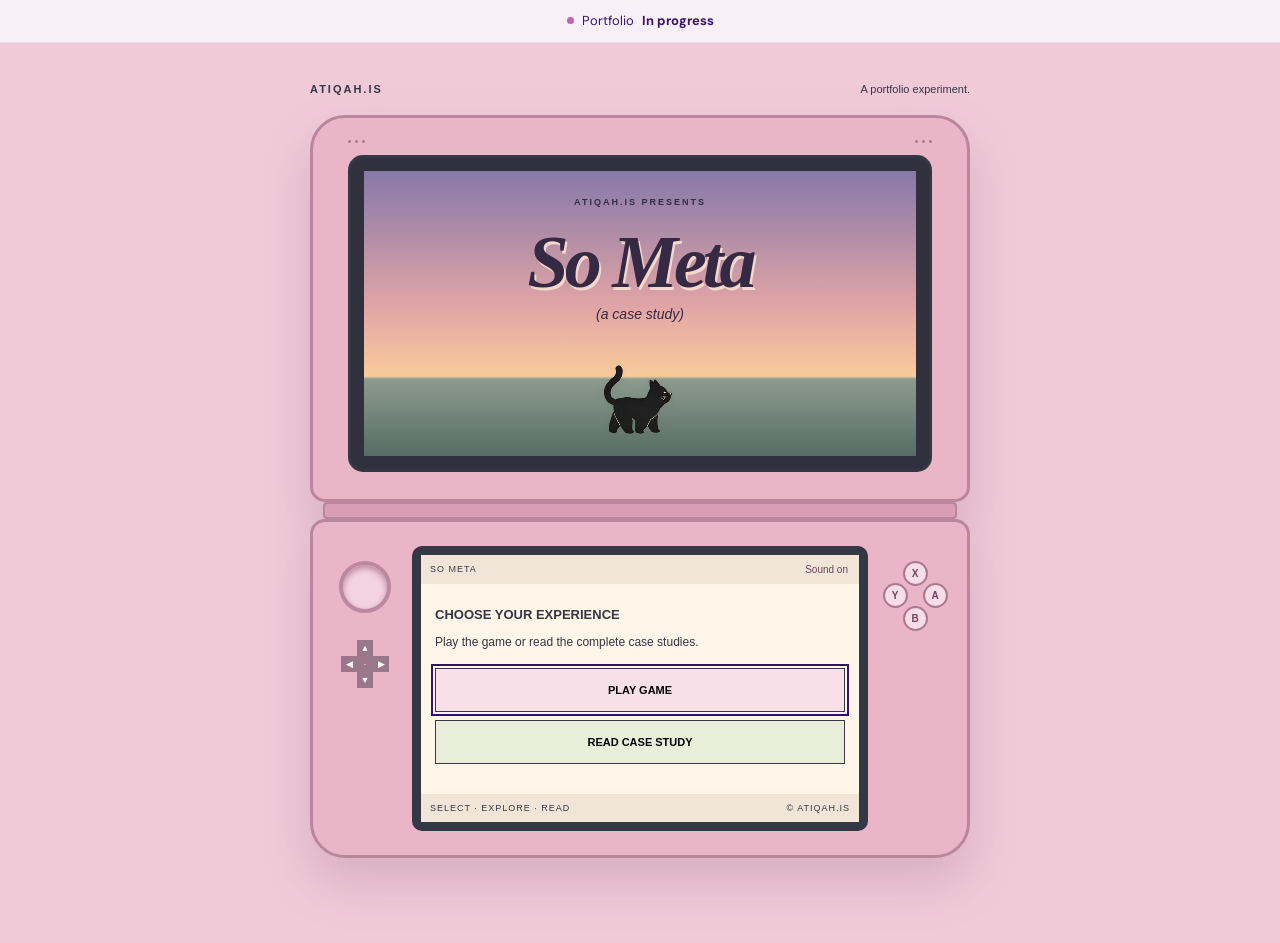
<file: index.html>
<!DOCTYPE html>
<html lang="en">
<head>
  <meta charset="UTF-8">
  <meta name="viewport" content="width=device-width, initial-scale=1">
  <meta http-equiv="refresh" content="0; url=./so-meta/">
  <title>So Meta — Atiqah.is</title>
  <link rel="canonical" href="https://atqahzn-lang.github.io/on/so-meta/">
  <script>window.location.replace(new URL('./so-meta/', window.location.href).href);</script>
</head>
<body>
  <p><a href="./so-meta/">Open So Meta</a></p>
</body>
</html>
</file>
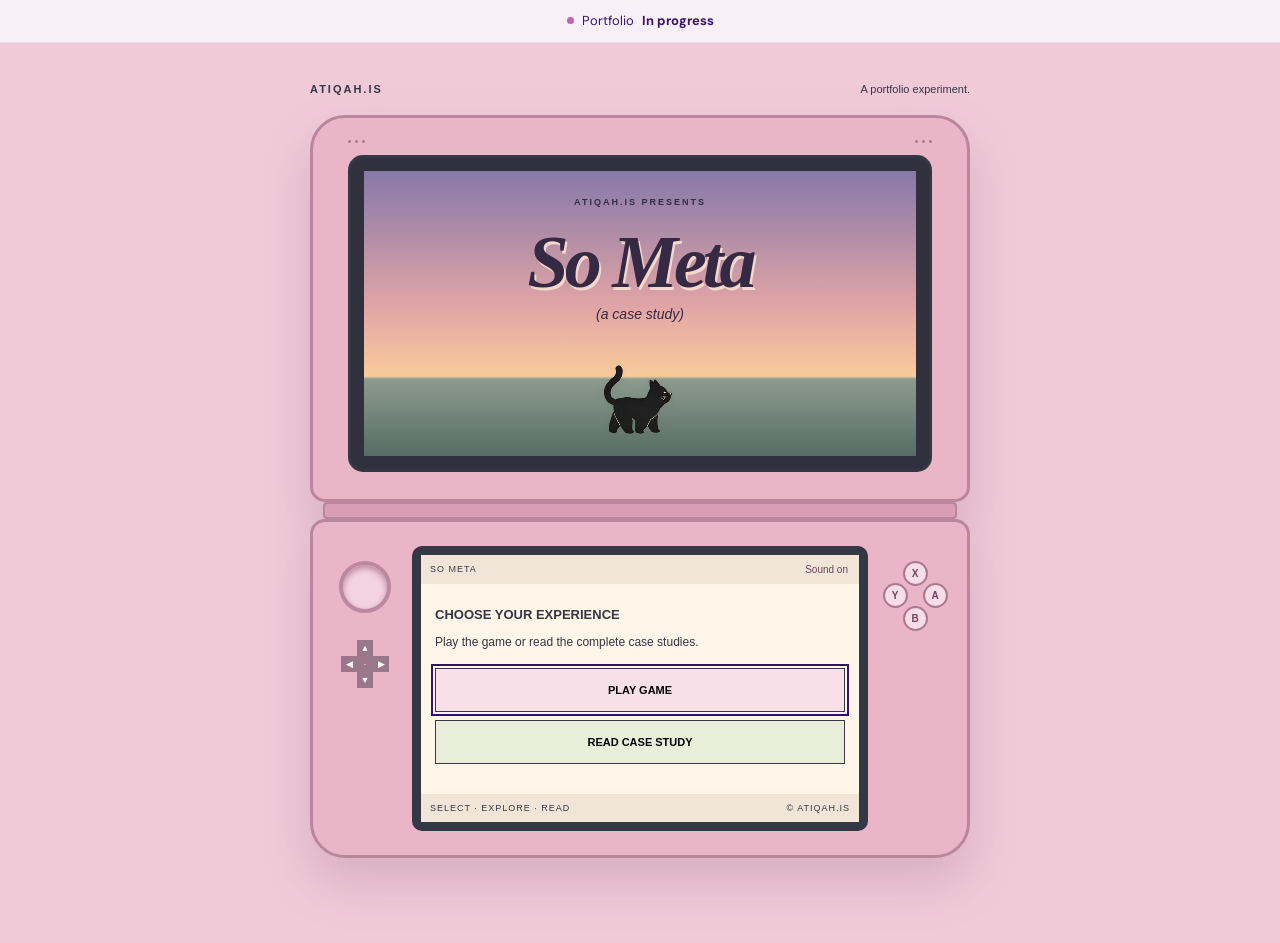
<file: so-meta/index.html>
<!DOCTYPE html>
<html lang="en">
<head>
<meta charset="UTF-8">
<meta name="viewport" content="width=device-width, initial-scale=1.0">
<title>So Meta (a case study) — Atiqah.is</title>
<meta name="portfolio-build" content="ecommerce-economics-20261029">

<link rel="stylesheet" href="./styles.css?v=ecommerce-economics-20261029">
<link rel="stylesheet" href="./report.css?v=ecommerce-economics-20261029">
<link rel="stylesheet" href="./case-02.css?v=ecommerce-economics-20261029">
<link rel="stylesheet" href="./case-03.css?v=ecommerce-economics-20261029">
<link rel="stylesheet" href="./case-04.css?v=ecommerce-economics-20261029">
<link rel="stylesheet" href="./responsive.css?v=ecommerce-economics-20261029">
<link rel="stylesheet" href="./catch-game.css?v=ecommerce-economics-20261029">
<link href="https://fonts.googleapis.com/css2?family=DM+Sans:wght@400;500;600;700;800&display=swap" rel="stylesheet">
<link rel="stylesheet" href="../site-notice.css?v=ecommerce-economics-20261029">
</head>

<body>

<aside class="portfolio-notice" aria-label="Portfolio status">
  <span class="portfolio-notice-dot" aria-hidden="true"></span>
  <span>Portfolio <strong>In progress</strong></span>
</aside>

<!-- ==========================================================
     13 — NINTENDO HTML
========================================================== -->

<main class="portfolio-page">

  <div class="page-caption">
    <strong>ATIQAH.IS</strong>
    <span>A portfolio experiment.</span>
  </div>

  <div class="game-layout">
  <div class="console">

    <div class="console-top">

      <div class="top-speakers">
        <div class="speaker"><i></i><i></i><i></i></div>
        <div class="speaker"><i></i><i></i><i></i></div>
      </div>

      <div class="top-screen-frame">
        <div class="top-screen">

          <div id="title-screen" class="screen-state title-screen">
            <div class="title-eyebrow">ATIQAH.IS PRESENTS</div>
            <h1 class="game-title">So Meta</h1>
            <div class="title-subtitle">(a case study)</div>
            <div class="cat-sprite title-cat" aria-hidden="true"></div>
          </div>
          <section id="console-group-menu" class="screen-state case-menu" aria-label="Choose a portfolio group" hidden>
            <h2>EXPLORE THE WORK</h2>
            <p>Use the D-pad or tap a group.</p>
            <button id="campaign-results" class="case-menu-item group-choice" type="button"><span><strong>Campaign Results</strong><small>Four campaign case studies</small></span></button>
            <button id="strategy-systems" class="case-menu-item group-choice" type="button"><span><strong>Strategy &amp; Systems</strong><small>In progress</small></span></button>
          </section>
          <section id="console-strategy" class="screen-state case-menu" aria-label="Strategy and systems" hidden>
            <h2>STRATEGY &amp; SYSTEMS</h2>
            <p class="strategy-status">In progress</p>
            <ul class="strategy-topics"><li>Meta ad-review rubric</li><li>Budget allocation framework</li><li>Creative testing and replacement process</li></ul>
            <button id="strategy-back" class="group-back" type="button">← Back to groups</button>
          </section>
          <section id="console-case-menu" class="screen-state case-menu" aria-label="Choose a case study" hidden>
            <h2>CAMPAIGN RESULTS</h2>
            <p>Use the D-pad or arrow keys, then A / Enter to read.</p>
            <button id="cases-back" class="group-back" type="button">← Back to groups</button>
            <div id="console-case-list"></div>
          </section>
          <div id="game-notice" class="screen-state game-notice" role="status" aria-live="polite" hidden>
            <strong>In progress</strong>
            <span>Returning to menu…</span>
          </div>

        </div>
      </div>
    </div>

    <div class="console-hinge"></div>

    <div class="console-bottom">

      <div class="left-controls">
        <div class="circle-pad"></div>
        <div class="dpad">
          <button class="up" aria-label="Up">▲</button>
          <button class="left" aria-label="Left">◀</button>
          <button class="center" aria-label="Center">·</button>
          <button class="right" aria-label="Right">▶</button>
          <button class="down" aria-label="Down">▼</button>
        </div>
      </div>

      <div class="touchscreen-frame">
        <div class="touchscreen">

          <div class="touchscreen-header">
            <span>SO META</span>
            <button id="console-sound" type="button" aria-pressed="true" title="Toggle console sound (M)">Sound on</button>
          </div>

          <div class="touchscreen-body">

            <div class="experience-menu">
              <h2 class="touch-heading">CHOOSE YOUR EXPERIENCE</h2>
              <p class="touch-description">Play the game or read the complete case studies.</p>
              <button id="play-game" type="button" class="touch-button">PLAY GAME</button>
              <button id="read-case-study" type="button" class="touch-button secondary">READ CASE STUDY</button>
            </div>

          </div>

          <div class="touchscreen-footer">
            <span>SELECT · EXPLORE · READ</span>
            <span>© ATIQAH.IS</span>
          </div>

        </div>
      </div>

      <div class="right-controls">
        <div class="abxy">
          <button class="x" aria-label="X">X</button>
          <button class="y" aria-label="Y">Y</button>
          <button class="a" id="button-a"
                  aria-label="A">A</button>
          <button class="b" id="button-b"
                  aria-label="B">B</button>
        </div>
      </div>

    </div>
  </div>

  </div>
</main>

<script src="./cases.js?v=ecommerce-economics-20261029" defer></script>
<script src="./case-04.js?v=ecommerce-economics-20261029" defer></script>
<script src="./case-03.js?v=ecommerce-economics-20261029" defer></script>
<script src="./case-01.js?v=ecommerce-economics-20261029" defer></script>
<script src="./financial-report.js?v=ecommerce-economics-20261029" defer></script>
<script src="./report-template.js?v=ecommerce-economics-20261029" defer></script>
<script src="./console-sound.js?v=ecommerce-economics-20261029" defer></script>
<script src="./app.js?v=ecommerce-economics-20261029" defer></script>
</body>
</html>
</file>
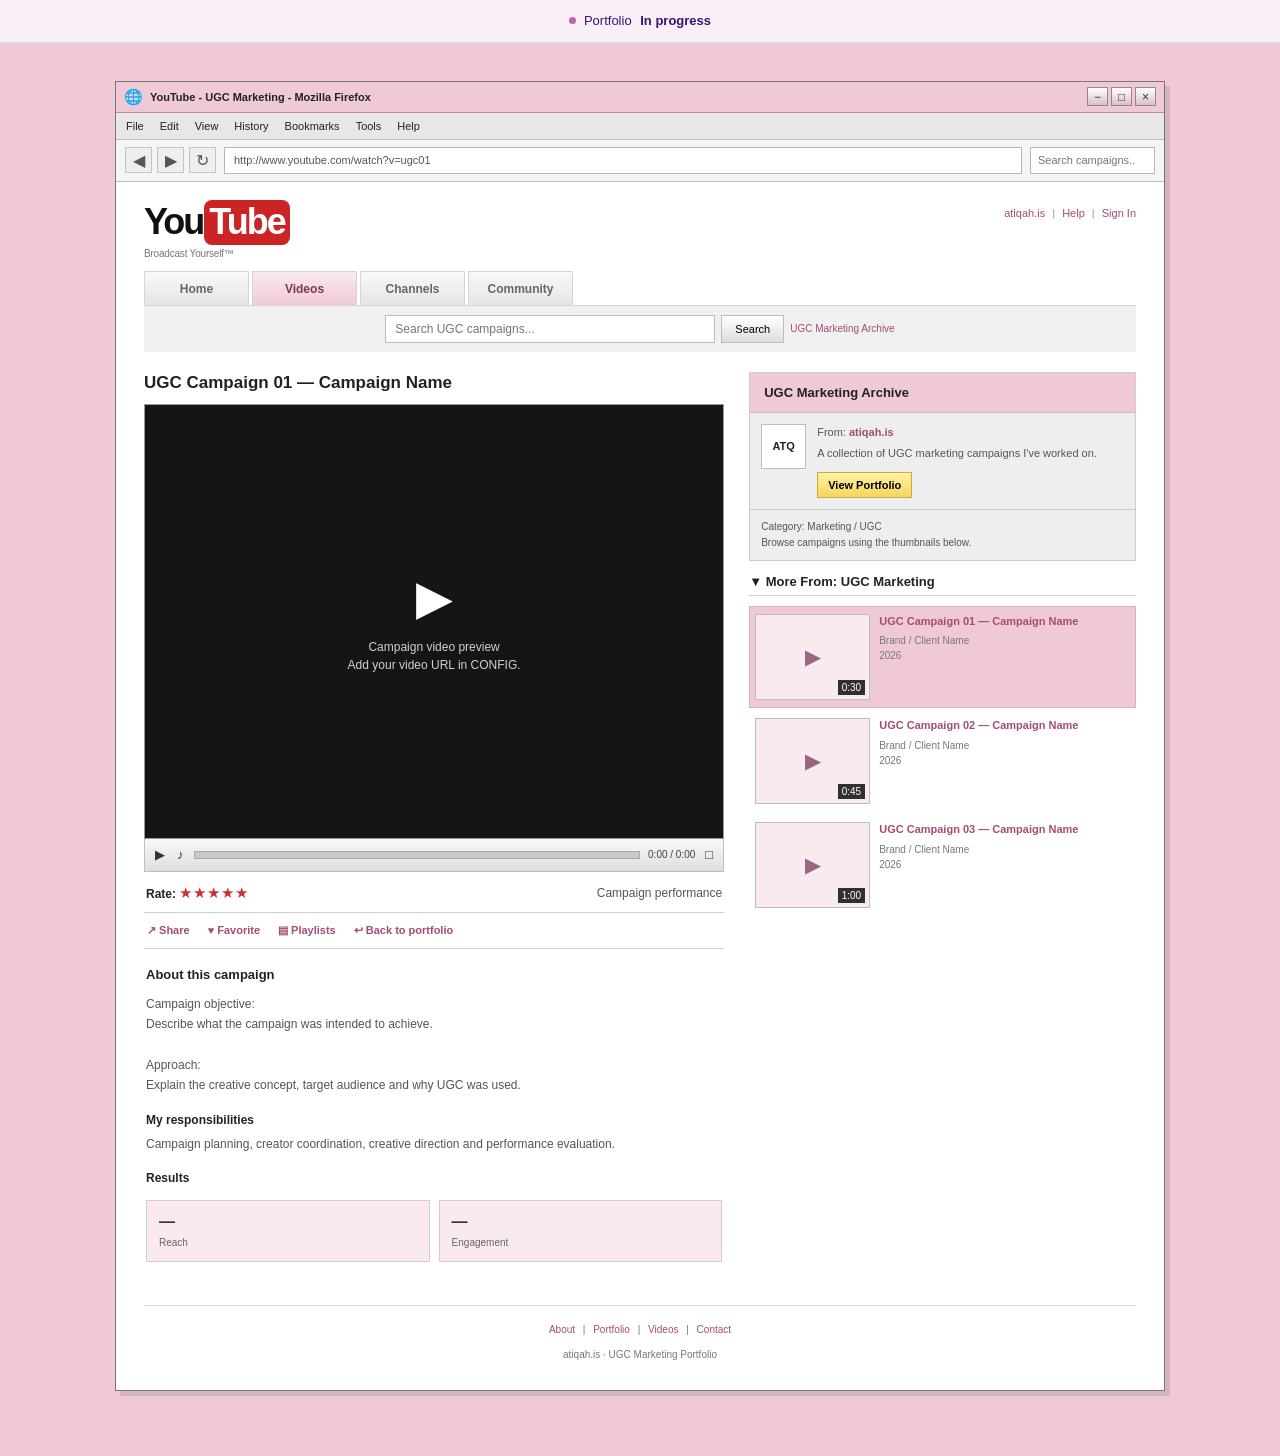
<file: ugc-marketing/index.html>
<!DOCTYPE html>
<html lang="en">
<head>
<meta charset="UTF-8">
<meta name="viewport" content="width=device-width, initial-scale=1.0">

<title>YouTube - UGC Marketing - Mozilla Firefox</title>


<link rel="stylesheet" href="./styles.css">
<link rel="stylesheet" href="./responsive.css">
<link rel="stylesheet" href="../site-notice.css">
</head>

<body>

<aside class="portfolio-notice" aria-label="Portfolio status">
  <span class="portfolio-notice-dot" aria-hidden="true"></span>
  <span>Portfolio <strong>In progress</strong></span>
</aside>

<div class="page">

  <main class="browser">

    <!-- =====================================================
         18. MOZILLA FIREFOX BROWSER
    ====================================================== -->

    <div class="browser-titlebar">

      <div class="browser-title">
        <span class="firefox-icon">🌐</span>
        <span class="browser-title-text">
          YouTube - UGC Marketing - Mozilla Firefox
        </span>
      </div>

      <div class="window-buttons">
        <button class="window-button"
                type="button"
                title="Back to portfolio"
                data-action="portfolio">−</button>

        <button class="window-button"
                type="button"
                title="Fullscreen browser"
                data-action="fullscreen">□</button>

        <button class="window-button"
                type="button"
                title="Back to portfolio"
                data-action="portfolio">×</button>
      </div>

    </div>

    <div class="firefox-menu">
      <span>File</span>
      <span>Edit</span>
      <span>View</span>
      <span>History</span>
      <span>Bookmarks</span>
      <span>Tools</span>
      <span>Help</span>
    </div>

    <div class="browser-toolbar">

      <div class="browser-nav">
        <button type="button"
                title="Previous campaign"
                data-action="previous">◀</button>

        <button type="button"
                title="Next campaign"
                data-action="next">▶</button>

        <button type="button"
                title="Reload current campaign"
                data-action="reload">↻</button>
      </div>

      <div class="address-field">
        <span id="browser-url">
          http://www.youtube.com/watch?v=ugc01
        </span>
      </div>

      <input class="browser-search"
             type="search"
             id="browser-search"
             placeholder="Search campaigns..."
             aria-label="Search campaigns">

    </div>

    <!-- =====================================================
         19. YOUTUBE HEADER
    ====================================================== -->

    <div class="youtube-page">

      <header class="youtube-header">

        <div>
          <div class="youtube-logo" aria-label="YouTube">
            <span>You</span><span class="tube">Tube</span>
          </div>

          <div class="youtube-tagline">
            Broadcast Yourself™
          </div>
        </div>

        <div class="youtube-account">
          <a href="#" data-action="portfolio">atiqah.is</a>
          <span>|</span>
          <a href="#" data-action="portfolio">Help</a>
          <span>|</span>
          <a href="#" data-action="portfolio">Sign In</a>
        </div>

      </header>

      <!-- ===================================================
           20. YOUTUBE NAVIGATION
      ==================================================== -->

      <nav class="youtube-nav" aria-label="YouTube navigation">
        <a href="#" data-action="portfolio">Home</a>
        <a href="#" class="active" data-action="all">Videos</a>
        <a href="#" data-action="all">Channels</a>
        <a href="#" data-action="all">Community</a>
      </nav>

      <!-- ===================================================
           21. SEARCH
      ==================================================== -->

      <form class="youtube-search-row" id="search-form">

        <input
          id="campaign-search"
          type="search"
          placeholder="Search UGC campaigns..."
          aria-label="Search UGC campaigns"
        >

        <button type="submit">Search</button>

        <span class="search-hint">UGC Marketing Archive</span>

      </form>

      <!-- ===================================================
           22. MAIN WATCH PAGE
      ==================================================== -->

      <div class="watch-layout">

        <!-- LEFT: VIDEO & CASE STUDY -->

        <section class="watch-main">

          <h1 class="video-title" id="video-title">
            UGC Marketing — Campaign 01
          </h1>

          <!-- VIDEO PLAYER -->

          <div class="video-player" id="video-player">

            <video
              id="main-video"
              playsinline
              preload="metadata"
              aria-label="Campaign video">
            </video>

            <div class="player-placeholder" id="player-placeholder">
              <span class="play-icon">▶</span>
              <p>
                Campaign video preview
                <br>
                Add your video URL in CONFIG.
              </p>
            </div>

          </div>

          <!-- CUSTOM Y2K PLAYER CONTROLS -->

          <div class="player-controls">

            <button class="player-control"
                    type="button"
                    id="play-button"
                    aria-label="Play or pause video">▶</button>

            <button class="player-control"
                    type="button"
                    id="mute-button"
                    aria-label="Mute or unmute video">♪</button>

            <div class="player-progress"
                 id="player-progress"
                 role="slider"
                 tabindex="0"
                 aria-label="Video progress"
                 aria-valuemin="0"
                 aria-valuemax="100"
                 aria-valuenow="0">

              <div class="player-progress-fill"
                   id="player-progress-fill"></div>

            </div>

            <span class="player-time" id="player-time">
              0:00 / 0:00
            </span>

            <button class="player-control"
                    type="button"
                    id="fullscreen-button"
                    aria-label="Fullscreen video">□</button>

          </div>

          <!-- VIDEO STATS -->

          <div class="video-stat-row">

            <div>
              <span style="font-weight:bold">Rate:</span>
              <span class="rating">★★★★★</span>
            </div>

            <div class="video-views" id="video-views">
              Campaign metrics
            </div>

          </div>

          <!-- VIDEO ACTIONS -->

          <div class="video-action-row">
            <button type="button" data-action="share">
              ↗ Share
            </button>

            <button type="button" data-action="favorite">
              ♥ Favorite
            </button>

            <button type="button" data-action="all">
              ▤ Playlists
            </button>

            <button type="button" data-action="portfolio">
              ↩ Back to portfolio
            </button>
          </div>

          <!-- CAMPAIGN DESCRIPTION -->

          <div class="description-box">

            <h2 class="description-heading">
              About this campaign
            </h2>

            <div class="description-text" id="campaign-description"></div>

            <h3 class="description-subheading">
              My responsibilities
            </h3>

            <div class="description-text" id="campaign-role"></div>

            <h3 class="description-subheading">
              Results
            </h3>

            <div class="description-metrics" id="campaign-metrics"></div>

          </div>

        </section>

        <!-- RIGHT: CHANNEL + CAMPAIGN THUMBNAILS -->

        <aside class="watch-sidebar">

          <!-- CHANNEL CARD -->

          <div class="channel-card">

            <div class="channel-banner">
              UGC Marketing Archive
            </div>

            <div class="channel-body">

              <div class="channel-avatar">ATQ</div>

              <div class="channel-info">

                <p>
                  From:
                  <strong>atiqah.is</strong>
                </p>

                <p>
                  A collection of UGC marketing
                  campaigns I've worked on.
                </p>

                <button class="subscribe-button"
                        type="button"
                        data-action="portfolio">
                  View Portfolio
                </button>

              </div>

            </div>

            <div class="channel-extra">
              Category: Marketing / UGC
              <br>
              Browse campaigns using the thumbnails below.
            </div>

          </div>

          <!-- CAMPAIGN LIST -->

          <h2 class="related-heading">
            ▼ More From: UGC Marketing
          </h2>

          <div class="related-list" id="related-list">
            <!-- Populated from CONFIG.campaigns -->
          </div>

        </aside>

      </div>

      <!-- ===================================================
           23. YOUTUBE FOOTER
      ==================================================== -->

      <footer class="youtube-footer">
        <a href="#" data-action="portfolio">About</a>
        |
        <a href="#" data-action="portfolio">Portfolio</a>
        |
        <a href="#" data-action="all">Videos</a>
        |
        <a href="#" data-action="portfolio">Contact</a>

        <div style="margin-top:7px">
          atiqah.is · UGC Marketing Portfolio
        </div>
      </footer>

    </div>

  </main>

</div>

<script src="./campaigns.js" defer></script>
<script src="./app.js" defer></script>

</body>
</html>
</file>
<file: so-meta/styles.css>
/* EDITING MAP — see STYLE-GUIDE.md before changing dimensions.
   Base console shell, screens, fonts and colours live here.
   Later responsive.css and catch-game.css can override these rules.
   Overall width: edit .game-layout in catch-game.css (currently 660px).
   Upper display height: .top-screen; lower display minimum: .touchscreen.
   Console font: body; title font: .game-title; colours: :root.
*/
/* ==========================================================
   01 — GLOBAL DESIGN TOKENS
   Nintendo and report colours are kept separate.
========================================================== */

:root {
  --shell: #E9B5C7;
  --shell-light: #F8DFE8;
  --shell-dark: #D7A1B5;
  --shell-ink: #343744;

  --report-bg: #F6F3F1;
  --report-paper: #FFFEFC;
  --report-ink: #29272D;
  --report-body: #64616B;
  --report-muted: #89818A;
  --report-accent: #A47693;
  --report-line: #E7E0E3;

  --purple: #35116F;
  --purple-light: #F0EAF7;
  --pink: #FFA0AB;
  --pink-light: #F6E8EE;
  --green: #B8DDA8;
  --mint: #B5E9DF;

  --cat-image:
    url("https://raw.githubusercontent.com/atqahzn-lang/atiqahis/main/Frame%208%20%281%29.png");
}

* { box-sizing: border-box; }

html { scroll-behavior: smooth; }

body {
  margin: 0;
  background: #F1CAD8;
  color: var(--shell-ink);
  font-family: Arial, Helvetica, sans-serif;
}

button { font: inherit; cursor: pointer; }

button:focus-visible {
  outline: 3px solid #8149ED;
  outline-offset: 3px;
}

[hidden] { display: none !important; }

/* ==========================================================
   02 — NINTENDO 3DS CONSOLE
========================================================== */

.portfolio-page {
  min-height: 100vh;
  padding: 40px 16px 70px;
}

.page-caption {
  max-width: 760px;
  margin: 0 auto 20px;
  display: flex;
  justify-content: space-between;
  gap: 16px;
  font-size: 11px;
}

.page-caption strong { letter-spacing: 2px; }

.console {
  width: min(100%, 660px);
  margin: auto;
  filter: drop-shadow(0 24px 24px #5B29402B);
}

.console-top {
  padding: 22px 35px 27px;
  border: 3px solid #B9869B;
  border-radius: 35px 35px 15px 15px;
  background: var(--shell);
}

.top-speakers {
  display: flex;
  justify-content: space-between;
  margin-bottom: 12px;
}

.speaker {
  display: flex;
  gap: 4px;
}

.speaker i {
  display: block;
  width: 3px;
  height: 3px;
  background: #A7798D;
  border-radius: 50%;
}

.top-screen-frame {
  padding: 13px;
  border: 3px solid #343744;
  border-radius: 15px;
  background: #30313D;
}

.top-screen {
  height: 285px;
  position: relative;
  overflow: hidden;
  background:
    linear-gradient(
      180deg,
      #8679A8 0%,
      #E2A5A6 48%,
      #F8CC9A 72%,
      #8C9B8E 73%,
      #576C65 100%
    );
}

.screen-state {
  position: absolute;
  inset: 0;
}

.title-screen {
  display: flex;
  flex-direction: column;
  align-items: center;
  text-align: center;
  padding: 26px 12px;
}

.title-eyebrow {
  font-size: 9px;
  font-weight: 700;
  letter-spacing: 2px;
  color: #342C45;
}

.game-title {
  font-family: Georgia, serif;
  font-style: italic;
  font-size: clamp(45px, 9vw, 74px);
  letter-spacing: -4px;
  line-height: 1;
  margin: 18px 0 0;
  color: #352943;
  text-shadow: 2px 3px #F4D8CD;
}

.title-subtitle {
  margin-top: 7px;
  font-size: 14px;
  font-style: italic;
  color: #352943;
}

.cat-sprite {
  width: 90px;
  height: 85.43px;
  background-image: var(--cat-image);
  background-size: 720px 85.43px;
  background-repeat: no-repeat;
  image-rendering: pixelated;
}

.title-cat {
  position: absolute;
  bottom: 15px;
  left: calc(50% - 45px);
  animation: cat-walk 850ms steps(8) infinite;
}

@keyframes cat-walk {
  from { background-position: 0 0; }
  to { background-position: -720px 0; }
}

.console-hinge {
  height: 17px;
  margin: 0 13px;
  border: 2px solid #B9869B;
  background: #D79EB4;
  border-radius: 4px;
}

.console-bottom {
  min-height: 300px;
  display: grid;
  grid-template-columns: 70px minmax(0,1fr) 70px;
  gap: 12px;
  padding: 24px 17px;
  border: 3px solid #B9869B;
  border-radius: 15px 15px 35px 35px;
  background: var(--shell);
}

.left-controls,
.right-controls {
  display: flex;
  flex-direction: column;
  align-items: center;
  gap: 27px;
  padding-top: 15px;
}

.circle-pad {
  width: 52px;
  height: 52px;
  border: 4px solid #BD899E;
  border-radius: 50%;
  background: #F4D3E0;
  box-shadow: inset 0 3px 6px #B9899B;
}

.dpad {
  display: grid;
  grid-template-columns: repeat(3, 16px);
  grid-template-rows: repeat(3, 16px);
}

.dpad button {
  border: 0;
  padding: 0;
  background: #9B778B;
  color: white;
  font-size: 9px;
}

.dpad .up { grid-column: 2; }
.dpad .left { grid-column: 1; grid-row: 2; }
.dpad .center { grid-column: 2; grid-row: 2; }
.dpad .right { grid-column: 3; grid-row: 2; }
.dpad .down { grid-column: 2; grid-row: 3; }

.abxy {
  position: relative;
  width: 65px;
  height: 70px;
}

.abxy button {
  position: absolute;
  width: 25px;
  height: 25px;
  border: 2px solid #AA7990;
  border-radius: 50%;
  background: #F7DDE6;
  font-size: 10px;
  font-weight: 700;
  color: #6A455B;
}

.abxy .x { top: 0; left: 20px; }
.abxy .y { top: 22px; left: 0; }
.abxy .a { top: 22px; right: 0; }
.abxy .b { bottom: 0; left: 20px; }

.touchscreen-frame {
  min-width: 0;
  border: 3px solid #343744;
  border-radius: 10px;
  padding: 6px;
  background: #343744;
}

.touchscreen {
  min-height: 240px;
  background: #FFF5E9;
  display: flex;
  flex-direction: column;
}

.touchscreen-header,
.touchscreen-footer {
  padding: 9px;
  font-size: 9px;
  letter-spacing: 1px;
  background: #F1E5D8;
  display: flex;
  justify-content: space-between;
}

.touchscreen-body {
  flex: 1;
  padding: 14px;
}

.touch-heading {
  margin: 0 0 9px;
  font-size: 12px;
  font-weight: 700;
}

.touch-description {
  margin: 0 0 16px;
  font-size: 11px;
  line-height: 1.6;
}

.touch-button {
  width: 100%;
  padding: 12px 10px;
  margin-bottom: 8px;
  border: 1.5px solid #343744;
  background: #F8DFE8;
  font-size: 11px;
  font-weight: 700;
}

.touch-button.secondary { background: #E9EEDB; }
.touch-button:hover { background: white; }

/* ==========================================================
   03 — CASE SELECTION MENU
========================================================== */

.case-menu {
  padding: 15px;
  background: #F7E8D7;
  overflow-y: auto;
}

.case-menu h2 {
  font-size: 15px;
  margin: 0 0 5px;
}

.case-menu p {
  font-size: 10px;
  margin: 0 0 12px;
}

.case-menu-item {
  width: 100%;
  display: flex;
  gap: 12px;
  align-items: center;
  text-align: left;
  padding: 11px;
  margin-bottom: 6px;
  border: 1px solid #AFA4A4;
  background: #FFF8F0;
}

.case-menu-item:hover { background: #F5DDE8; }

.case-menu-number {
  font-size: 19px;
  font-weight: 700;
  color: #B96E92;
}

.case-menu-item strong {
  display: block;
  font-size: 10px;
}

.case-menu-item small {
  display: block;
  margin-top: 4px;
  color: #77717B;
  font-size: 9px;
}

/* ==========================================================
   04 — GAMEPLAY
   Each execution step becomes a checkpoint.
========================================================== */

.quest-screen {
  background:
    linear-gradient(
      180deg,
      #8579AB 0%,
      #E4A2A9 50%,
      #F4CA9A 75%,
      #7C9388 76%,
      #536D65 100%
    );
}

.quest-hud {
  position: absolute;
  top: 12px;
  left: 12px;
  right: 12px;
  display: flex;
  justify-content: space-between;
  gap: 12px;
  color: #302A3B;
  font-size: 10px;
  font-weight: 700;
}

.quest-track {
  position: absolute;
  inset: 65px 0 50px;
}

.quest-checkpoint {
  position: absolute;
  top: 35px;
  width: 120px;
  padding: 10px;
  transform: translateX(-50%);
  background: #FFF3E3;
  border: 2px solid #514456;
  font-size: 11px;
  font-weight: 700;
  text-align: center;
}

.quest-checkpoint.reached {
  background: #DCEACB;
}

.quest-cat {
  position: absolute;
  bottom: 16px;
  left: 16%;
  transition: left 500ms linear;
}

.quest-cat.walking {
  animation: cat-walk 850ms steps(8) infinite;
}

.quest-notes h2 {
  font-size: 13px;
  margin: 8px 0;
}

.quest-notes p {
  font-size: 10px;
  line-height: 1.6;
}

.quest-progress {
  display: flex;
  flex-wrap: wrap;
  gap: 5px;
  margin-top: 10px;
}

.quest-progress span {
  width: 20px;
  height: 20px;
  display: grid;
  place-items: center;
  border: 1px solid #B8A7AD;
  font-size: 9px;
}

.quest-progress span.done {
  background: #DCEACB;
}
</file>
<file: so-meta/report.css>
/* EDITING MAP — case 01 master for ALL reports.
   POPUP: search "dialog.meta-report {" for width 1120px / height cap 900px.
   CASE 01 CONTENT: .case-report and --report-padding; --section-gap for spacing.
   TYPE: .meta-report font-family; latest hierarchy overrides are near the end.
   COLOURS: .meta-report variables; .performance-section and .roas-visual have overrides.
   CASES 02–04: data is in case-02.js / case-03.js / case-04.js; styling stays here.
   A selector may occur more than once: edit the final applicable rule.
   See STYLE-GUIDE.md for examples and the actual stylesheet load order.
*/
/* Shared report template adapted from the supplied Wix design. All styles are scoped to the popup. */

.meta-report {
  --page: #FFFFFF;
  --text: #080808;
  --soft-pink: #F8F0F5;
  --purple: #35116F;
  --pink: #CE63B0;
  --border: #E6DFE8;
  --muted: #61546A;
}
.meta-report * { box-sizing: border-box; }
.meta-report {
  margin: 0;
  width: 100%;
}
.meta-report {
  background: var(--page);
  color: var(--text);
  font-family: "DM Sans", sans-serif;
  -webkit-font-smoothing: antialiased;
}
.meta-report button { font: inherit; }
.meta-report .case-report {
  width: min(100%, 1050px);
  margin: 0 auto;
  padding: 26px 50px 80px;
  background: var(--page);
}
.meta-report .report-header {
  display: grid;
  grid-template-columns: 1fr 1fr;
  gap: 36px;
  align-items: stretch;
  margin: 46px 15px 0;
}
.meta-report .report-narrative {
  display: flex;
  flex-direction: column;
  min-width: 0;
}
.meta-report .report-narrative h1 {
  margin: 6px 0 20px;
  font-size: clamp(32px, 3.4vw, 42px);
  font-weight: 700;
  line-height: 1.2;
  letter-spacing: -1.5px;
}
.meta-report .report-narrative > p {
  margin: 0 0 20px 4px;
  font-size: 15px;
  line-height: 1.28;
  font-weight: 600;
}
.meta-report .solution-box {
  margin: 0 0 24px;
  padding: 20px 24px;
  background: var(--soft-pink);
}
.meta-report .solution-box h3 {
  margin: 0 0 10px;
  font-size: 21px;
  font-weight: 600;
}
.meta-report .solution-box p {
  margin: 0;
  font-size: 20px;
  line-height: 1.28;
  font-weight: 600;
}
.meta-report .chart-panel {
  display: grid;
  grid-template-rows: 1fr 1fr;
  gap: 22px;
  min-height: 448px;
  padding: 24px 40px 30px;
  background: var(--page);
}
.meta-report .metric-chart {
  display: flex;
  flex-direction: column;
  align-items: center;
  justify-content: center;
  min-height: 0;
}
.meta-report .metric-heading {
  width: 100%;
  margin-bottom: 10px;
  text-align: center;
  font-size: 11px;
  font-weight: 700;
  letter-spacing: .08em;
  text-transform: uppercase;
}
.meta-report .bar-pair {
  display: flex;
  align-items: flex-end;
  justify-content: center;
  gap: 32px;
  width: 100%;
  height: 145px;
}
.meta-report .bar-column {
  display: flex;
  align-items: flex-end;
  justify-content: center;
  width: 56px;
  height: 100%;
}
.meta-report .bar {
  width: 53px;
  height: var(--bar-height);
  background: var(--purple);
}
.meta-report .bar.target { background: var(--pink); }
.meta-report .bar-labels {
  display: flex;
  justify-content: center;
  gap: 32px;
  width: 100%;
  margin-top: 8px;
}
.meta-report .bar-label {
  width: 56px;
  text-align: center;
}
.meta-report .bar-label strong {
  display: block;
  font-size: 12px;
  font-weight: 700;
}
.meta-report .bar-label span {
  display: block;
  margin-top: 2px;
  font-size: 10px;
  font-weight: 500;
  color: var(--muted);
}
.meta-report .dot-section {
  margin: 70px 15px 0;
  padding: 28px 32px 32px;
  background: var(--soft-pink);
}
.meta-report .dot-section h2 {
  margin: 0 0 8px;
  font-size: 28px;
  line-height: 1.2;
  letter-spacing: -.8px;
}
.meta-report .dot-scale {
  margin: 0 0 26px;
  font-size: 12px;
  font-weight: 500;
}
.meta-report .dot-comparison {
  display: grid;
  grid-template-columns: 1fr 1fr;
  gap: 28px;
}
.meta-report .dot-group { min-width: 0; }
.meta-report .dot-grid {
  display: grid;
  grid-template-columns: repeat(5, 23px);
  grid-auto-rows: 23px;
  gap: 6px;
  min-height: 174px;
  align-content: start;
}
.meta-report .dot-grid.revenue {
  grid-template-columns: repeat(10, 23px);
}
.meta-report .dot {
  width: 23px;
  height: 23px;
  border-radius: 50%;
  background: var(--purple);
}
.meta-report .dot-grid.revenue .dot { background: var(--pink); }
.meta-report .dot-value {
  margin-top: 16px;
  font-size: 30px;
  font-weight: 700;
  letter-spacing: -1px;
}
.meta-report .dot-description {
  margin-top: 4px;
  font-size: 12px;
  font-weight: 500;
}
.meta-report .dot-note {
  margin: 28px 0 0;
  font-size: 11px;
  line-height: 1.6;
  color: var(--muted);
}
.meta-report .execution-section {
  margin: 46px 15px 0;
  padding: 30px 32px 24px;
  background: var(--page);
  border-top: 1px solid var(--border);
}
.meta-report .execution-eyebrow {
  display: block;
  margin-bottom: 8px;
  color: var(--purple);
  font-size: 11px;
  font-weight: 700;
  letter-spacing: .12em;
  text-transform: uppercase;
}
.meta-report .execution-heading {
  margin: 0 0 18px;
  font-size: clamp(25px, 3vw, 34px);
  line-height: 1.2;
  letter-spacing: -1px;
}
.meta-report .execution-board {
  display: grid;
  grid-template-columns: 43% 57%;
  align-items: center;
  min-height: 320px;
}
.meta-report .dial-viewport {
  width: 100%;
  height: 320px;
  overflow: hidden;
  cursor: grab;
  touch-action: pan-y;
  user-select: none;
}
.meta-report .dial-viewport.dragging { cursor: grabbing; }
.meta-report #mr-execution-dial {
  display: block;
  width: 100%;
  height: 100%;
}
.meta-report .dial-copy {
  min-width: 0;
  padding: 15px 20px 15px 12px;
}
.meta-report .stage-label {
  display: block;
  margin-bottom: 12px;
  color: var(--purple);
  font-size: 12px;
  font-weight: 700;
  letter-spacing: .1em;
}
.meta-report .stage-title {
  margin: 0 0 14px;
  font-size: clamp(24px, 3vw, 32px);
  line-height: 1.15;
  letter-spacing: -.7px;
}
.meta-report .stage-description {
  margin: 0;
  max-width: 400px;
  font-size: 14px;
  line-height: 1.65;
}
.meta-report .stage-navigation {
  display: flex;
  align-items: center;
  flex-wrap: wrap;
  gap: 10px;
  margin-top: 24px;
}
.meta-report .stage-navigation button {
  border: 1px solid var(--purple);
  padding: 10px 12px;
  background: transparent;
  color: var(--purple);
  font-size: 11px;
  font-weight: 700;
  cursor: pointer;
  transition: background .2s, color .2s;
}
.meta-report .stage-navigation button:hover:not(:disabled) {
  background: var(--purple);
  color: white;
}
.meta-report .stage-navigation button:disabled {
  opacity: .35;
  cursor: default;
}
.meta-report .stage-counter {
  font-size: 11px;
  font-weight: 600;
}
.meta-report .process-disclosure {
  margin-top: 16px;
  border-top: 1px solid var(--border);
}
.meta-report .process-disclosure summary {
  display: flex;
  align-items: center;
  justify-content: space-between;
  gap: 16px;
  padding: 20px 0;
  cursor: pointer;
  list-style: none;
}
.meta-report .process-disclosure summary::-webkit-details-marker {
  display: none;
}
.meta-report .process-summary-title {
  display: block;
  font-size: 13px;
  font-weight: 700;
}
.meta-report .process-summary-subtitle {
  display: block;
  margin-top: 4px;
  color: var(--muted);
  font-size: 11px;
}
.meta-report .process-chevron {
  color: var(--purple);
  font-size: 22px;
  transition: transform .2s;
}
.meta-report .process-disclosure[open] .process-chevron {
  transform: rotate(180deg);
}
.meta-report .process-timeline {
  display: grid;
  grid-template-columns: repeat(5, minmax(165px, 1fr));
  gap: 16px;
  overflow-x: auto;
  padding: 14px 0 24px;
}
.meta-report .process-step {
  border-top: 3px solid var(--pink);
  padding-top: 12px;
}
.meta-report .process-step-number {
  color: var(--purple);
  font-size: 11px;
  font-weight: 700;
}
.meta-report .process-step h3 {
  margin: 9px 0;
  font-size: 14px;
  line-height: 1.3;
}
.meta-report .process-step p {
  margin: 0;
  font-size: 11px;
  line-height: 1.6;
}
.meta-report .conclusion-section {
  margin: 42px 15px 0;
  padding: 30px 32px;
  background: var(--soft-pink);
}
.meta-report .conclusion-heading {
  margin: 0 0 24px;
  font-size: 28px;
  line-height: 1.2;
  letter-spacing: -.8px;
}
.meta-report .conclusion-grid {
  display: grid;
  grid-template-columns: 1fr 1fr;
  gap: 20px;
}
.meta-report .conclusion-item {
  padding-top: 16px;
  border-top: 2px solid var(--purple);
}
.meta-report .conclusion-metric {
  display: block;
  margin-bottom: 10px;
  font-size: 11px;
  font-weight: 700;
  letter-spacing: .08em;
  text-transform: uppercase;
}
.meta-report .conclusion-status {
  display: block;
  margin-bottom: 10px;
  font-size: 30px;
  font-weight: 700;
  line-height: 1.1;
  letter-spacing: -1px;
}
.meta-report .conclusion-status.met { color: var(--purple); }
.meta-report .conclusion-status.not-met { color: var(--pink); }
.meta-report .conclusion-item p {
  margin: 0;
  font-size: 13px;
  line-height: 1.6;
}
.meta-report .conclusion-footnote {
  margin: 22px 0 0;
  font-size: 11px;
  line-height: 1.6;
  color: var(--muted);
}
@media (max-width: 800px) {
.meta-report .case-report { padding: 20px 24px 70px; }
.meta-report .report-header {
    grid-template-columns: 1fr;
    gap: 26px;
    margin: 32px 0 0;
  }
.meta-report .report-narrative h1 { font-size: 36px; }
.meta-report .solution-box { margin-top: 8px; }
.meta-report .chart-panel { min-height: 460px; }
.meta-report .dot-section { margin: 45px 0 0; }
.meta-report .execution-section,
.meta-report .conclusion-section {
    margin-left: 0;
    margin-right: 0;
  }
.meta-report .execution-board {
    grid-template-columns: 1fr;
  }
.meta-report .dial-viewport { height: 290px; }
.meta-report .dial-copy { padding: 8px 0 24px; }
}
@media (max-width: 520px) {
.meta-report .case-report { padding: 14px 15px 50px; }
.meta-report .report-narrative h1 { font-size: 33px; }
.meta-report .report-narrative > p { font-size: 14px; }
.meta-report .solution-box p { font-size: 17px; }
.meta-report .chart-panel { padding: 20px 18px; }
.meta-report .dot-section { padding: 22px 14px; }
.meta-report .dot-section h2 { font-size: 24px; }
.meta-report .dot-comparison { gap: 10px; }
.meta-report .dot-grid,
.meta-report .dot-grid.revenue {
    grid-template-columns: repeat(5, 15px);
    grid-auto-rows: 15px;
    gap: 3px;
    min-height: 180px;
  }
.meta-report .dot-grid.revenue {
    grid-template-columns: repeat(6, 15px);
  }
.meta-report .dot { width: 15px; height: 15px; }
.meta-report .dot-value { font-size: 24px; }
.meta-report .execution-section { padding: 24px 16px 16px; }
.meta-report .execution-heading { font-size: 26px; }
.meta-report .dial-viewport { height: 265px; }
.meta-report .stage-title { font-size: 25px; }
.meta-report .stage-description { font-size: 13px; }
.meta-report .process-timeline {
    grid-template-columns: repeat(5, minmax(150px, 1fr));
  }
.meta-report .conclusion-section { padding: 24px 18px; }
.meta-report .conclusion-heading { font-size: 25px; }
.meta-report .conclusion-grid { grid-template-columns: 1fr; }
.meta-report .conclusion-status { font-size: 27px; }
}


/* Popup frame and template extension points. */
dialog.meta-report {
  margin: auto;
  width: min(1120px, calc(100% - 40px));
  max-width: none;
  max-height: calc(100dvh - 40px);
  height: min(900px, calc(100dvh - 40px));
  padding: 0;
  border: 1px solid var(--border);
  border-radius: 16px;
  box-shadow: 0 30px 100px #16092355;
  overflow: hidden;
  --report-padding: 26px 50px 60px;
  --section-gap: 46px;
}
dialog.meta-report[open] { display: flex; flex-direction: column; }
.meta-report::backdrop { background: #24182B99; backdrop-filter: blur(5px); }
.meta-report [hidden] { display: none !important; }
.meta-report .popup-toolbar { display: flex; align-items: center; justify-content: space-between; gap: 16px; padding: 12px 20px; border-bottom: 1px solid var(--border); background: var(--page); flex: 0 0 auto; }
.meta-report .popup-toolbar strong { font-size: 12px; line-height: 1.5; }
.meta-report .popup-close { flex: 0 0 44px; height: 44px; border: 1px solid var(--border); border-radius: 50%; background: var(--page); color: var(--text); font-size: 28px; cursor: pointer; }
.meta-report .popup-scroll { min-height: 0; overflow-y: auto; overscroll-behavior: contain; }
.meta-report .case-report { padding: var(--report-padding); }
.meta-report .case-context, .meta-report .case-name, .meta-report .report-nda { color: var(--muted); font-size: 12px; line-height: 1.6; overflow-wrap: anywhere; }
.meta-report .case-name { font-weight: 700; }
.meta-report .report-header { margin-top: var(--section-gap); }
.meta-report .report-header.narrative-only { grid-template-columns: 1fr; }
.meta-report .wide-narrative .report-header:not(.narrative-only) { grid-template-columns: 3fr 2fr; }
.meta-report .report-narrative > p { white-space: pre-line; line-height: 1.65; font-weight: 400; }
.meta-report .solution-box p { font-size: 18px; line-height: 1.5; }
.meta-report .chart-panel { grid-template-rows: none; grid-auto-rows: minmax(180px, auto); min-height: 0; padding: 24px 12px; }
.meta-report .bar-column, .meta-report .bar-label { width: min(100%, 100px); min-width: 0; }
.meta-report .bar-pair, .meta-report .bar-labels { gap: 16px; }
.meta-report .bar-label { overflow-wrap: anywhere; }
.meta-report .missing-value { color: var(--muted); }
.meta-report .dot-comparison { grid-template-columns: minmax(0, 1fr) minmax(0, 1fr); }
.meta-report .dot-grid, .meta-report .dot-grid.revenue { grid-template-columns: repeat(auto-fill, 18px); grid-auto-rows: 18px; min-height: 0; }
.meta-report .dot { width: 18px; height: 18px; }
.meta-report .dot-value { overflow-wrap: anywhere; }
.meta-report .execution-section, .meta-report .conclusion-section { margin-top: var(--section-gap); }
.meta-report .process-timeline { grid-template-columns: none; grid-auto-flow: column; grid-auto-columns: minmax(165px, 1fr); }
.meta-report .outcome-summary { font-size: 14px; line-height: 1.6; }
.meta-report .conclusion-status { overflow-wrap: anywhere; }
.meta-report .case-navigation { display: flex; flex-wrap: wrap; justify-content: space-between; gap: 10px; border-top: 1px solid var(--border); padding-top: 20px; }
.meta-report .case-navigation button { padding: 12px; border: 1px solid var(--border); background: var(--page); color: var(--purple); cursor: pointer; }
.meta-report button:disabled { opacity: .4; cursor: default; }
.meta-report :focus-visible { outline: 3px solid var(--pink); outline-offset: 3px; }
.meta-report .case-picker { padding: 24px; }
.meta-report .case-picker h1 { font-size: clamp(24px, 4vw, 36px); }
.meta-report .case-choice { display: grid; grid-template-columns: 44px minmax(0, 1fr); width: 100%; gap: 6px 12px; padding: 20px; margin-bottom: 12px; text-align: left; border: 1px solid var(--border); border-radius: 8px; background: var(--soft-pink); color: var(--text); cursor: pointer; }
.meta-report .case-choice small { grid-column: 2; color: var(--muted); }
.meta-report .case-choice-number { grid-row: span 2; color: var(--purple); }
.meta-report .weekly-section { margin: var(--section-gap) 15px 0; font-size: 13px; line-height: 1.6; }
.meta-report .weekly-chart { width: 100%; height: auto; }
@media (max-width: 800px) {
  .meta-report .case-report { --report-padding: 20px 24px 50px; }
  .meta-report .wide-narrative .report-header:not(.narrative-only) { grid-template-columns: 1fr; }
}
@media (max-width: 520px) {
  dialog.meta-report { width: calc(100% - 16px); max-height: calc(100dvh - 16px); height: calc(100dvh - 16px); border-radius: 10px; }
  .meta-report .popup-toolbar { padding: 8px 12px; }
  .meta-report .case-report { --report-padding: 14px 15px 40px; }
  .meta-report .case-picker { padding: 16px; }
  .meta-report .case-choice { padding: 14px; }
  .meta-report .dot-grid, .meta-report .dot-grid.revenue { grid-template-columns: repeat(auto-fill, 12px); grid-auto-rows: 12px; gap: 3px; }
  .meta-report .dot { width: 12px; height: 12px; }
  .meta-report .case-navigation button { flex: 1 1 auto; }
}
@media (prefers-reduced-motion: reduce) {
  .meta-report *, .meta-report *::before, .meta-report *::after { transition: none !important; animation: none !important; }
}


/* Latest supplied design, scoped to reports. */

.meta-report .performance-section {
    --purple: #391376;
    --muted: #78717f;
    --track: #f0edf3;
    --border: #e8e4ec;

    max-width: 1040px;
    margin: 0 auto;
    padding: 56px 32px;
  }
.meta-report .eyebrow {
    margin: 0 0 16px;
    color: var(--muted);
    font-size: 11px;
    font-weight: 700;
    letter-spacing: 1.5px;
    text-transform: uppercase;
  }
.meta-report h1 {
    max-width: 650px;
    margin: 0 0 22px;
    font-size: clamp(28px, 4vw, 42px);
    font-weight: 700;
    line-height: 1.18;
    letter-spacing: -1.4px;
  }
.meta-report .problem-list {
    margin: 0;
    padding-left: 19px;
    color: #59535f;
    font-size: 15px;
    line-height: 1.75;
  }
.meta-report .problem-list li + li {
    margin-top: 4px;
  }
.meta-report .goals-grid {
    display: grid;
    grid-template-columns: repeat(2, minmax(0, 1fr));
    gap: 36px;
    margin-top: 40px;
    padding-top: 30px;
    border-top: 1px solid var(--border);
  }
.meta-report .goal-card {
    min-width: 0;
  }
.meta-report .goal-card h2 {
    margin: 0 0 8px;
    font-size: 17px;
    font-weight: 700;
    letter-spacing: -0.3px;
  }
.meta-report .goal-direction {
    margin: 0;
    color: var(--muted);
    font-size: 12px;
  }
.meta-report .bullet-chart {
    position: relative;
    margin-top: 54px;
  }
.meta-report .chart-track {
    position: relative;
    height: 22px;
    background: var(--track);
    border-radius: 4px;
  }
.meta-report .current-bar {
    position: absolute;
    inset: 0 auto 0 0;
    width: var(--current);
    border-radius: 4px;
    background: var(--purple);
  }
.meta-report .target-marker {
    position: absolute;
    z-index: 2;
    top: -7px;
    left: var(--target);
    width: 2px;
    height: 36px;
    background: #17141b;
    transform: translateX(-50%);
  }
.meta-report .target-label {
    position: absolute;
    bottom: calc(100% + 16px);
    left: var(--target);
    transform: translateX(-50%);
    color: #17141b;
    font-size: 12px;
    font-weight: 700;
    white-space: nowrap;
  }
.meta-report .chart-axis {
    display: flex;
    justify-content: space-between;
    margin-top: 13px;
    color: var(--muted);
    font-size: 10px;
    font-variant-numeric: tabular-nums;
  }
.meta-report .gap {
    position: relative;
    height: 1px;
    margin-top: 26px;
    margin-left: var(--gap-start);
    width: var(--gap-width);
    background: var(--muted);
  }
.meta-report .gap::after {
    content: "";
    position: absolute;
    top: -3px;
    width: 6px;
    height: 6px;
    border-top: 1px solid var(--muted);
  }
.meta-report .gap-left::after {
    left: 0;
    border-left: 1px solid var(--muted);
    transform: rotate(-45deg);
  }
.meta-report .gap-right::after {
    right: 0;
    border-right: 1px solid var(--muted);
    transform: rotate(45deg);
  }
.meta-report .gap-caption {
    margin: 11px 0 26px;
    color: #59535f;
    font-size: 12px;
    text-align: center;
  }
.meta-report .equation {
    display: grid;
    grid-template-columns: minmax(0, 1fr) 18px minmax(0, 1fr) 18px minmax(0, 1fr);
    align-items: start;
    gap: 4px;
    padding: 21px 0;
    border-top: 1px solid var(--border);
    border-bottom: 1px solid var(--border);
  }
.meta-report .equation-item {
    min-width: 0;
    text-align: center;
  }
.meta-report .equation-value {
    display: block;
    font-size: clamp(18px, 2.3vw, 25px);
    font-weight: 700;
    line-height: 1.25;
    letter-spacing: -0.7px;
    font-variant-numeric: tabular-nums;
    white-space: nowrap;
  }
.meta-report .equation-label {
    display: block;
    margin-top: 7px;
    color: var(--muted);
    font-size: 10px;
    line-height: 1.4;
  }
.meta-report .operator {
    padding-top: 2px;
    color: #aaa3af;
    font-size: 20px;
    line-height: 1.25;
    text-align: center;
  }
.meta-report .change .equation-value {
    color: var(--muted);
    font-weight: 500;
  }
.meta-report .goal .equation-value {
    color: var(--purple);
  }
.meta-report .required-change {
    margin: 15px 0 0;
    color: #59535f;
    font-size: 12px;
    text-align: center;
  }
.meta-report .required-change strong {
    color: #17141b;
    font-weight: 700;
  }
.meta-report .chart-legend {
    display: flex;
    flex-wrap: wrap;
    justify-content: center;
    gap: 20px;
    margin-top: 30px;
    color: var(--muted);
    font-size: 11px;
  }
.meta-report .legend-item {
    display: inline-flex;
    align-items: center;
    gap: 7px;
  }
.meta-report .legend-bar {
    width: 13px;
    height: 8px;
    border-radius: 2px;
    background: var(--purple);
  }
.meta-report .legend-marker {
    width: 2px;
    height: 13px;
    background: #17141b;
  }
@media (max-width: 640px) {
.meta-report .performance-section {
      padding: 36px 22px;
    }
.meta-report h1 {
      letter-spacing: -0.8px;
    }
.meta-report .problem-list {
      font-size: 14px;
    }
.meta-report .goals-grid {
      grid-template-columns: 1fr;
      gap: 36px;
      margin-top: 28px;
    }
.meta-report .goal-card + .goal-card {
      padding-top: 28px;
      border-top: 1px solid var(--border);
    }
.meta-report .equation-value {
      font-size: 23px;
    }
  }

/* Latest supplied design, scoped to reports. */

.meta-report .roas-visual {
    --background: #f8f0f6;
    --text: #17141b;
    --muted: #756b79;
    --budget: #391376;
    --revenue: #c760ae;

    width: 100%;
    max-width: 1040px;
    margin: 0 auto;
    padding: 36px;
    background: var(--background);
    color: var(--text);
  }
.meta-report .roas-visual h2 {
    margin: 0 0 30px;
    font-size: clamp(24px, 3vw, 30px);
    font-weight: 700;
    line-height: 1.2;
    letter-spacing: -0.8px;
  }
.meta-report .roas-layout {
    display: grid;
    grid-template-columns: minmax(0, 0.8fr) minmax(0, 1.2fr);
    align-items: center;
    gap: 48px;
  }
.meta-report .roas-number {
    margin: 0;
    color: var(--budget);
    font-size: 80px;
    font-weight: 700;
    line-height: 1;
    letter-spacing: -4px;
  }
.meta-report .roas-description {
    max-width: 270px;
    margin: 18px 0 0;
    font-size: 20px;
    font-weight: 500;
    line-height: 1.45;
    letter-spacing: -0.4px;
  }
.meta-report .roas-description strong {
    color: var(--budget);
    font-weight: 700;
  }
.meta-report .roas-key {
    display: flex;
    align-items: center;
    gap: 8px;
    margin: 24px 0 0;
    color: var(--muted);
    font-size: 11px;
    line-height: 1.5;
  }
.meta-report .roas-key-dot {
    flex: 0 0 9px;
    height: 9px;
    border-radius: 50%;
    background: var(--muted);
  }
.meta-report .roas-chart {
    min-width: 0;
    margin: 0;
  }
.meta-report .roas-group + .roas-group {
    margin-top: 25px;
  }
.meta-report .roas-group-heading {
    display: flex;
    justify-content: space-between;
    align-items: baseline;
    flex-wrap: wrap;
    gap: 6px 12px;
    margin-bottom: 11px;
  }
.meta-report .roas-group-heading h3 {
    margin: 0;
    font-size: 12px;
    font-weight: 500;
    line-height: 1.4;
  }
.meta-report .roas-group-heading strong {
    font-size: 18px;
    font-weight: 700;
    line-height: 1.2;
    letter-spacing: -0.4px;
    font-variant-numeric: tabular-nums;
  }
.meta-report .roas-budget {
    color: var(--budget);
  }
.meta-report .roas-revenue {
    color: var(--revenue);
  }
.meta-report .roas-dots {
    display: grid;
    grid-template-columns: repeat(10, minmax(0, 1fr));
    gap: 5px;
  }
.meta-report .roas-dots span {
    display: block;
    width: 100%;
    aspect-ratio: 1;
    border-radius: 50%;
    background: currentColor;
  }
.meta-report .roas-footnote {
    margin: 24px 0 0;
    color: var(--muted);
    font-size: 10px;
    line-height: 1.5;
  }
@media (max-width: 640px) {
.meta-report .roas-visual {
      padding: 28px 22px;
    }
.meta-report .roas-visual h2 {
      margin-bottom: 24px;
    }
.meta-report .roas-layout {
      grid-template-columns: 1fr;
      gap: 28px;
    }
.meta-report .roas-number {
      font-size: 72px;
    }
.meta-report .roas-description {
      max-width: 320px;
      margin-top: 12px;
      font-size: 18px;
    }
.meta-report .roas-key {
      margin-top: 16px;
    }
.meta-report .roas-group-heading strong {
      font-size: 17px;
    }
.meta-report .roas-dots {
      gap: 4px;
    }
  }

/* Hierarchy: problem headline → section headings → stage titles → reading text → supporting labels. */
.meta-report .report-header.performance-section { display: block; max-width: none; margin: 30px 0 0; padding: 0; }
.meta-report .performance-section .eyebrow { margin-bottom: 14px; }
.meta-report .performance-section .report-narrative h1 { max-width: 720px; font-size: clamp(30px, 4vw, 42px); line-height: 1.18; margin: 0 0 22px; }
.meta-report .performance-section .report-narrative > .eyebrow { font-size: 11px; font-weight: 700; line-height: 1.4; letter-spacing: .12em; }
.meta-report .performance-section .report-narrative > p:not(.eyebrow), .meta-report .problem-list { color: #59535F; font-size: 15px; line-height: 1.75; }
.meta-report .chart-panel.goals-grid { padding: 30px 0 0; grid-template-rows: none; grid-auto-rows: auto; min-height: 0; }
.meta-report .goal-card h2 { font-size: 17px; line-height: 1.4; }
.meta-report .goal-card .missing-value { margin-top: 20px; color: var(--muted); font-size: 13px; line-height: 1.6; }
.meta-report .chart-axis, .meta-report .equation-label { font-size: 11px; }
.meta-report .equation-value { font-size: clamp(18px, 2.3vw, 25px); white-space: normal; overflow-wrap: anywhere; }
.meta-report .dot-section.roas-visual { max-width: none; margin: 36px 0 0; border-radius: 0; }
.meta-report .roas-visual .dot-note { color: #756B79; font-size: 11px; line-height: 1.6; margin-top: 24px; }
.meta-report .execution-section, .meta-report .conclusion-section { margin-left: 0; margin-right: 0; }
.meta-report .execution-heading, .meta-report .conclusion-heading { font-size: clamp(26px, 3vw, 32px); line-height: 1.2; }
.meta-report .solution-box { margin: 0 0 28px; padding: 0; background: transparent; }
.meta-report .solution-box h3 { font-size: 18px; line-height: 1.4; margin: 0 0 10px; }
.meta-report .solution-box p, .meta-report .stage-description, .meta-report .conclusion-item p, .meta-report .outcome-summary { font-size: 15px; font-weight: 400; line-height: 1.7; }
.meta-report .stage-title { font-size: clamp(22px, 2.8vw, 26px); line-height: 1.25; }
.meta-report .stage-label, .meta-report .conclusion-metric { font-size: 11px; }
.meta-report .process-step h3 { font-size: 16px; }
.meta-report .process-step p { font-size: 13px; line-height: 1.65; }
.meta-report .conclusion-footnote { font-size: 12px; line-height: 1.6; }
@media (max-width: 640px) {
  .meta-report .chart-panel.goals-grid { grid-template-columns: 1fr; }
  .meta-report .dot-section.roas-visual { padding: 28px 22px; }
  .meta-report .roas-layout { grid-template-columns: 1fr; }
  .meta-report .equation-value { font-size: clamp(18px, 5vw, 23px); }
}

.meta-report .systems-placeholder { margin-top: 28px; border-top: 1px solid var(--border); padding-top: 20px; }
.meta-report .systems-placeholder h2 { margin: 0 0 8px; font-size: 20px; }
.meta-report .systems-placeholder p { margin: 0; color: var(--muted); font-size: 14px; }

/* Evidence-specific data, with case 01's shared cards, colours and typography. */
.meta-report .evidence-chart { margin-top: 28px; }
.meta-report .evidence-row + .evidence-row { margin-top: 22px; }
.meta-report .evidence-label { display: flex; flex-wrap: wrap; justify-content: space-between; gap: 6px 12px; margin-bottom: 8px; font-size: 12px; line-height: 1.5; }
.meta-report .evidence-label strong { font-variant-numeric: tabular-nums; }
.meta-report .evidence-highlight { background: var(--pink); }
.meta-report .comparison-note { margin: 20px 0 0; color: var(--muted); font-size: 12px; line-height: 1.65; }
.meta-report .conclusion-status.neutral { color: var(--muted); font-size: 24px; line-height: 1.25; }

/* Case 01: supplied financial report, excluding the retained execution dial. */

.financial-layout {
  --purple: #391376;
  --pink: #c760ae;
  --lavender: #cbb9df;
  --soft: #f0eaf5;
  --pale: #f8f0f6;
  --ink: #17141b;
  --muted: #756d7c;
  --line: #e8e4ec;

  max-width: 1100px;
  margin: auto;
  padding: 48px 36px;
  color: var(--ink);
  font: 14px/1.65 "DM Sans", sans-serif;
}

.financial-layout *,
.financial-layout *::before,
.financial-layout *::after {
  box-sizing: border-box;
}

.financial-layout h1,
.financial-layout h2,
.financial-layout h3,
.financial-layout p,
.financial-layout figure {
  margin: 0;
}

.financial-layout h1 {
  max-width: 880px;
  font-size: clamp(32px, 4.6vw, 46px);
  line-height: 1.16;
  letter-spacing: -1.6px;
}

.financial-layout h2 {
  font-size: clamp(25px, 3.2vw, 33px);
  line-height: 1.22;
  letter-spacing: -.9px;
}

.financial-layout h3 {
  font-size: 17px;
  line-height: 1.4;
}

.financial-layout button,
.financial-layout summary {
  font: inherit;
  cursor: pointer;
}

.financial-layout button:focus-visible,
.financial-layout summary:focus-visible {
  outline: 3px solid var(--pink);
  outline-offset: 4px;
}

.financial-layout [hidden] {
  display: none !important;
}.financial-layout .meta{
  color: var(--muted);
  font-size: 12px;
}.financial-layout .case-title{
  margin-top: 10px !important;
  color: var(--purple);
  font-size: 12px;
  font-weight: 700;
}.financial-layout .section{
  margin-top: 48px;
}.financial-layout .section-lined{
  padding-top: 30px;
  border-top: 1px solid var(--line);
}.financial-layout .kicker{
  display: block;
  margin-bottom: 12px;
  color: var(--purple);
  font-size: 11px;
  font-weight: 800;
  letter-spacing: .12em;
  text-transform: uppercase;
}.financial-layout .description{
  max-width: 820px;
  margin-top: 15px !important;
  color: var(--muted);
}.financial-layout .note{
  color: var(--muted);
  font-size: 11px;
  line-height: 1.65;
}.financial-layout .bullets{
  margin: 20px 0 0;
  padding-left: 19px;
}.financial-layout .bullets li + li{
  margin-top: 7px;
}.financial-layout .problem{
  margin-top: 34px;
}.financial-layout .problem .bullets{
  max-width: 850px;
  color: var(--muted);
}.financial-layout /* Baseline summary */

.stats{
  display: grid;
  grid-template-columns: repeat(3, minmax(0, 1fr));
  gap: 24px;
  margin-top: 27px;
  padding: 24px 0;
  border-top: 1px solid var(--line);
  border-bottom: 1px solid var(--line);
}.financial-layout .stat strong{
  display: block;
  color: var(--purple);
  font-size: clamp(27px, 3.8vw, 38px);
  line-height: 1.2;
  letter-spacing: -1px;
  font-variant-numeric: tabular-nums;
}.financial-layout .stat span{
  display: block;
  margin-top: 9px;
  font-size: 12px;
  font-weight: 600;
}.financial-layout .stat small{
  display: block;
  margin-top: 4px;
  color: var(--muted);
  font-size: 11px;
}.financial-layout /* Column charts */

.chart-heading{
  display: flex;
  align-items: baseline;
  justify-content: space-between;
  flex-wrap: wrap;
  gap: 8px 18px;
  margin-bottom: 39px;
}.financial-layout .chart-heading span{
  color: var(--muted);
  font-size: 11px;
}.financial-layout .column-chart{
  --axis-width: 72px;
  --plot-height: 255px;
  margin-top: 32px !important;
}.financial-layout .plot{
  position: relative;
  height: var(--plot-height);
  margin-left: var(--axis-width);
}.financial-layout .grid{
  position: absolute;
  inset: 0;
  pointer-events: none;
}.financial-layout .gridline{
  position: absolute;
  left: 0;
  right: 0;
  bottom: var(--position);
  border-top: 1px solid var(--line);
}.financial-layout .gridline:first-child{
  border-color: #afa2bc;
}.financial-layout .axis-label{
  position: absolute;
  right: calc(100% + 12px);
  transform: translateY(-50%);
  color: var(--muted);
  font-size: 10px;
  white-space: nowrap;
}.financial-layout .columns,.financial-layout .column-labels{
  display: grid;
  grid-template-columns: repeat(var(--count), minmax(0, 1fr));
  gap: 20px;
}.financial-layout .columns{
  position: relative;
  height: 100%;
}.financial-layout .column{
  position: relative;
  height: 100%;
}.financial-layout .bar{
  position: absolute;
  bottom: 0;
  left: 50%;
  width: 58%;
  max-width: 120px;
  height: var(--height);
  transform: translateX(-50%);
  border-radius: 4px 4px 0 0;
  background: var(--color, var(--purple));
}.financial-layout .bar-value{
  position: absolute;
  bottom: calc(var(--height) + 10px);
  left: 50%;
  transform: translateX(-50%);
  color: var(--purple);
  font-size: clamp(12px, 1.8vw, 18px);
  font-weight: 700;
  line-height: 1.2;
  white-space: nowrap;
  font-variant-numeric: tabular-nums;
}.financial-layout .column-labels{
  margin: 16px 0 0 var(--axis-width);
  text-align: center;
}.financial-layout .column-label strong{
  display: block;
  font-size: 12px;
  line-height: 1.4;
}.financial-layout .column-label span{
  display: block;
  margin-top: 6px;
  color: var(--muted);
  font-size: 11px;
}.financial-layout .chart-note{
  margin-top: 20px !important;
}.financial-layout .benchmark-line{
  position: absolute;
  z-index: 2;
  right: 0;
  left: 0;
  bottom: 75%;
  border-top: 1px dashed var(--purple);
  pointer-events: none;
}.financial-layout .benchmark-line span{
  position: absolute;
  right: 0;
  bottom: 6px;
  padding-left: 8px;
  background: #fff;
  color: var(--purple);
  font-size: 10px;
  font-weight: 700;
}.financial-layout /* Baseline sales context */

.baseline-sales{
  display: grid;
  grid-template-columns: auto 1fr;
  align-items: center;
  gap: 28px;
  margin-top: 30px;
  padding: 25px 28px;
  background: var(--pale);
}.financial-layout .baseline-sales strong{
  color: var(--purple);
  font-size: clamp(32px, 4.5vw, 46px);
  line-height: 1.15;
  letter-spacing: -1.4px;
}.financial-layout .baseline-sales p{
  font-size: 13px;
}.financial-layout .baseline-sales .note{
  margin-top: 7px;
  font-size: 11px;
}.financial-layout /* Execution dial */

.execution-layout{
  display: grid;
  grid-template-columns: 310px minmax(0, 1fr);
  align-items: center;
  gap: 50px;
  margin-top: 30px;
}.financial-layout .execution-dial{
  position: relative;
  width: 290px;
  height: 290px;
  margin: 12px auto;
}.financial-layout .dial-ring{
  position: absolute;
  inset: 30px;
  border: 1px solid var(--lavender);
  border-radius: 50%;
}.financial-layout .dial-ring::after{
  content: "";
  position: absolute;
  inset: 17px;
  border: 1px dashed var(--line);
  border-radius: 50%;
}.financial-layout .dial-pointer{
  position: absolute;
  inset: 30px;
  transform: rotate(var(--angle, 0deg));
  transition: transform .45s ease;
  pointer-events: none;
}.financial-layout .dial-pointer::before{
  content: "";
  position: absolute;
  top: 17px;
  left: calc(50% - 1px);
  width: 2px;
  height: 44px;
  background: var(--pink);
}.financial-layout .dial-center{
  position: absolute;
  inset: 85px;
  display: flex;
  align-items: center;
  justify-content: center;
  flex-direction: column;
  border-radius: 50%;
  background: var(--soft);
  color: var(--purple);
}.financial-layout .dial-center small{
  font-size: 9px;
  font-weight: 800;
  letter-spacing: .14em;
}.financial-layout .dial-number{
  font-size: 43px;
  font-weight: 600;
  line-height: 1.2;
  letter-spacing: -2px;
}.financial-layout .dial-step{
  position: absolute;
  z-index: 2;
  width: 48px;
  height: 48px;
  padding: 0;
  border: 1px solid var(--lavender);
  border-radius: 50%;
  background: #fff;
  color: var(--purple);
  font-size: 12px !important;
  font-weight: 800 !important;
  transition: background .2s, color .2s, border-color .2s;
}.financial-layout .dial-step:nth-of-type(1){
  top: 6px;
  left: calc(50% - 24px);
}.financial-layout .dial-step:nth-of-type(2){
  top: calc(50% - 24px);
  right: 6px;
}.financial-layout .dial-step:nth-of-type(3){
  bottom: 6px;
  left: calc(50% - 24px);
}.financial-layout .dial-step:nth-of-type(4){
  top: calc(50% - 24px);
  left: 6px;
}.financial-layout .dial-step:hover{
  border-color: var(--purple);
}.financial-layout .dial-step[aria-pressed="true"]{
  border-color: var(--purple);
  background: var(--purple);
  color: #fff;
}.financial-layout .execution-detail{
  min-width: 0;
}.financial-layout .execution-stage{
  display: block;
  margin-bottom: 13px;
  color: var(--pink);
  font-size: 10px;
  font-weight: 800;
  letter-spacing: .12em;
}.financial-layout .execution-detail h3{
  max-width: 490px;
  color: var(--purple);
  font-size: clamp(23px, 3vw, 29px);
  letter-spacing: -.6px;
  line-height: 1.25;
}.financial-layout .execution-detail p{
  max-width: 520px;
  min-height: 90px;
  margin-top: 16px;
  color: var(--muted);
}.financial-layout .execution-controls{
  display: flex;
  align-items: center;
  justify-content: space-between;
  gap: 16px;
  margin-top: 23px;
  padding-top: 17px;
  border-top: 1px solid var(--line);
}.financial-layout .execution-controls button{
  min-height: 44px;
  padding: 6px 0;
  border: 0;
  background: transparent;
  color: var(--purple);
  font-size: 11px;
  font-weight: 800;
}.financial-layout .execution-count{
  color: var(--muted);
  font-size: 11px;
}.financial-layout .process-list{
  margin: 12px 0 0;
  padding-left: 22px;
}.financial-layout .process-list li{
  padding: 12px 0 12px 8px;
}.financial-layout .process-list li + li{
  border-top: 1px solid var(--line);
}.financial-layout .process-list li::marker{
  color: var(--pink);
  font-weight: 700;
}.financial-layout .process-list h3{
  font-size: 14px;
}.financial-layout .process-list p{
  max-width: 800px;
  margin-top: 5px;
  color: var(--muted);
  font-size: 12px;
}.financial-layout /* CPL interpretation */

.tradeoff{
  margin-top: 28px;
  padding: 25px 28px;
  border-left: 3px solid var(--purple);
  background: var(--soft);
}.financial-layout .tradeoff h3{
  color: var(--purple);
}.financial-layout .tradeoff p{
  max-width: 820px;
  margin-top: 9px;
  font-size: 13px;
}.financial-layout .screening-comparison{
  display: grid;
  grid-template-columns: repeat(2, minmax(0, 1fr));
  gap: 30px;
  margin-top: 28px;
}.financial-layout .screening-step{
  padding-top: 17px;
  border-top: 1px solid var(--line);
}.financial-layout .screening-step span{
  display: block;
  margin-bottom: 8px;
  color: var(--purple);
  font-size: 10px;
  font-weight: 800;
  letter-spacing: .1em;
  text-transform: uppercase;
}.financial-layout .screening-step p{
  margin-top: 9px;
  color: var(--muted);
  font-size: 13px;
}.financial-layout /* Budget clock */

.budget-context{
  display: flex;
  flex-wrap: wrap;
  gap: 8px 26px;
  margin-top: 19px;
  color: var(--muted);
  font-size: 12px;
}.financial-layout .budget-context strong{
  color: var(--ink);
}.financial-layout .clock-panel{
  --panel-bg: #f0eaf5;
  --panel-line: #d8cde4;
  --panel-muted: #71617f;

  container-type: inline-size;
  margin-top: 26px;
  padding: 25px 30px 28px;
  border: 1px solid var(--panel-line);
  border-radius: 22px;
  background: var(--panel-bg);
  color: var(--purple);
  transition: background-color .5s, border-color .5s;
}.financial-layout .clock-panel[data-period="morning"]{
  --panel-bg: #f8f0f6;
  --panel-line: #e7d7e2;
  --panel-muted: #806b7b;
}.financial-layout .clock-top,.financial-layout .clock-meta,.financial-layout .clock-location{
  display: flex;
  align-items: center;
  justify-content: space-between;
  gap: 18px;
}.financial-layout .clock-eyebrow{
  font-size: 10px;
  font-weight: 800;
  letter-spacing: .1em;
  text-transform: uppercase;
}.financial-layout .clock-play{
  min-width: 62px;
  min-height: 36px;
  padding: 7px 12px;
  border: 1px solid var(--panel-line);
  border-radius: 999px;
  background: transparent;
  color: var(--purple);
  font-size: 11px !important;
}.financial-layout .clock-time{
  display: flex;
  align-items: baseline;
  justify-content: center;
  gap: 14px;
  margin: 24px 0 20px;
}.financial-layout .clock-digits{
  font-size: clamp(65px, 17vw, 185px);
  font-size: clamp(48px, 23cqi, 185px);
  font-weight: 500;
  line-height: 1.05;
  letter-spacing: -.075em;
  font-variant-numeric: tabular-nums;
}.financial-layout .clock-meridiem{
  font-size: clamp(16px, 3vw, 27px);
  font-weight: 600;
}.financial-layout .clock-meta{
  padding-bottom: 22px;
}.financial-layout .clock-period{
  color: var(--panel-muted);
  font-size: 12px;
}.financial-layout .clock-format{
  display: inline-flex;
  gap: 2px;
  padding: 3px;
  border: 1px solid var(--panel-line);
  border-radius: 999px;
  background: rgba(255,255,255,.4);
}.financial-layout .clock-format button{
  min-width: 42px;
  min-height: 36px;
  padding: 5px 10px;
  border: 0;
  border-radius: 999px;
  background: transparent;
  color: var(--panel-muted);
  font-size: 12px;
}.financial-layout .clock-format button[aria-pressed="true"]{
  background: var(--purple);
  color: #fff;
}.financial-layout .clock-location{
  padding: 24px 0;
  border-top: 1px solid var(--panel-line);
}.financial-layout .clock-city{
  font-size: clamp(25px, 4vw, 36px);
  font-weight: 500;
  line-height: 1.15;
  letter-spacing: -1px;
}.financial-layout .clock-zone{
  color: var(--panel-muted);
  font-size: 11px;
  white-space: nowrap;
}.financial-layout .clock-detail{
  padding-top: 24px;
  border-top: 1px solid var(--panel-line);
}.financial-layout .clock-detail h3{
  font-size: clamp(26px, 4vw, 35px);
  letter-spacing: -.8px;
}.financial-layout .clock-detail p{
  min-height: 44px;
  margin-top: 10px;
  color: var(--panel-muted);
  font-size: 13px;
}.financial-layout .schedule-summary{
  margin-top: 16px !important;
  font-size: 12px;
  color: var(--purple);
}.financial-layout /* Opportunity timeline */

.timeline{
  display: grid;
  grid-template-columns: repeat(3, minmax(0, 1fr));
  gap: 24px;
  margin: 30px 0 0;
  padding: 0;
  list-style: none;
}.financial-layout .timeline-month{
  min-width: 0;
}.financial-layout .timeline-date{
  color: var(--purple);
  font-size: 12px;
  font-weight: 700;
}.financial-layout .timeline-rail{
  position: relative;
  height: 33px;
  margin-top: 12px;
}.financial-layout .timeline-rail::before{
  content: "";
  position: absolute;
  top: 9px;
  left: 0;
  width: calc(100% + 24px);
  height: 1px;
  background: var(--line);
}.financial-layout .timeline-month:last-child .timeline-rail::before{
  width: 100%;
}.financial-layout .timeline-rail::after{
  content: "";
  position: absolute;
  top: 2px;
  left: 0;
  width: 15px;
  height: 15px;
  border: 3px solid #fff;
  border-radius: 50%;
  background: var(--purple);
  box-shadow: 0 0 0 1px var(--purple);
}.financial-layout .testing .timeline-rail::after{
  background: #fff;
  box-shadow: 0 0 0 1px var(--muted);
}.financial-layout .october .timeline-rail::after{
  background: var(--pink);
  box-shadow: 0 0 0 1px var(--pink);
}.financial-layout .timeline-card{
  min-height: 240px;
  padding: 23px 20px;
  background: var(--soft);
}.financial-layout .testing .timeline-card{
  border: 1px solid var(--line);
  background: #fff;
}.financial-layout .october .timeline-card{
  background: var(--pale);
}.financial-layout .timeline-phase{
  display: block;
  min-height: 32px;
  color: var(--muted);
  font-size: 10px;
  font-weight: 700;
  letter-spacing: .04em;
  text-transform: uppercase;
}.financial-layout .timeline-value{
  display: block;
  margin-top: 11px;
  color: var(--purple);
  font-size: clamp(28px, 3.7vw, 42px);
  font-weight: 700;
  line-height: 1.15;
  letter-spacing: -1.3px;
}.financial-layout .timeline-card p{
  margin-top: 20px;
  font-size: 13px;
}.financial-layout .timeline-growth{
  display: flex;
  align-items: center;
  gap: 26px;
  margin-top: 25px;
  padding: 23px 0;
  border-top: 1px solid var(--line);
  border-bottom: 1px solid var(--line);
}.financial-layout .timeline-growth strong{
  color: var(--purple);
  font-size: 43px;
  line-height: 1.1;
  letter-spacing: -1.5px;
}.financial-layout .timeline-growth p{
  font-size: 13px;
}.financial-layout .metric-details{
  margin-top: 18px;
}.financial-layout .metric-details summary{
  display: flex;
  justify-content: space-between;
  gap: 20px;
  padding: 12px 0;
  list-style: none;
  color: var(--purple);
  font-size: 12px;
  font-weight: 700;
}.financial-layout .metric-details summary::-webkit-details-marker{
  display: none;
}.financial-layout .metric-details summary::after{
  content: "+";
  font-size: 19px;
}.financial-layout .metric-details[open] summary::after{
  content: "−";
}.financial-layout .metric-details > p{
  padding: 5px 0 12px;
}.financial-layout /* Outcome */

.outcome{
  padding: 32px;
  background: var(--pale);
}.financial-layout .outcome-intro{
  max-width: 820px;
  margin-top: 18px !important;
}.financial-layout .outcome-grid{
  display: grid;
  grid-template-columns: repeat(2, minmax(0, 1fr));
  gap: 26px;
  margin-top: 23px;
}.financial-layout .outcome-item{
  padding-top: 15px;
  border-top: 2px solid var(--purple);
}.financial-layout .outcome-label{
  display: block;
  font-size: 10px;
  font-weight: 800;
  letter-spacing: .06em;
  text-transform: uppercase;
}.financial-layout .outcome-status{
  display: block;
  margin-top: 10px;
  color: var(--purple);
  font-size: 26px;
  font-weight: 700;
  line-height: 1.2;
  letter-spacing: -.7px;
}.financial-layout .outcome-item p{
  margin-top: 10px;
  font-size: 13px;
}.financial-layout .footer{
  margin-top: 26px;
  padding-top: 16px;
  border-top: 1px solid var(--line);
}

@media (max-width: 700px) {
  .financial-layout {
    padding: 32px 22px;
  }.financial-layout .stats{
    grid-template-columns: 1fr;
    gap: 20px;
  }.financial-layout .column-chart{
    --axis-width: 54px;
    --plot-height: 220px;
  }.financial-layout .columns,.financial-layout .column-labels{
    gap: 8px;
  }.financial-layout .axis-label{
    right: calc(100% + 7px);
    font-size: 9px;
  }.financial-layout .bar-value{
    font-size: 10px;
  }.financial-layout .column-label strong,.financial-layout .column-label span{
    font-size: 10px;
  }.financial-layout .baseline-sales,.financial-layout .screening-comparison,.financial-layout .execution-layout{
    grid-template-columns: 1fr;
  }.financial-layout .baseline-sales{
    gap: 12px;
    padding: 23px;
  }.financial-layout .execution-layout{
    gap: 16px;
  }.financial-layout .execution-detail p{
    min-height: 0;
  }.financial-layout .tradeoff{
    padding: 22px;
  }.financial-layout .clock-panel{
    padding: 20px;
  }.financial-layout .clock-location{
    flex-wrap: wrap;
    gap: 13px;
  }.financial-layout .timeline{
    grid-template-columns: 1fr;
    gap: 0;
  }.financial-layout .timeline-month{
    position: relative;
    padding: 0 0 26px 25px;
    border-left: 1px solid var(--line);
  }.financial-layout .timeline-month:last-child{
    padding-bottom: 0;
    border-left-color: transparent;
  }.financial-layout .timeline-date{
    display: block;
    margin-bottom: 12px;
  }.financial-layout .timeline-rail{
    position: absolute;
    top: 3px;
    left: -8px;
    width: 15px;
    height: 15px;
    margin: 0;
  }.financial-layout .timeline-rail::before{
    display: none;
  }.financial-layout .timeline-card{
    min-height: 0;
  }.financial-layout .timeline-phase{
    min-height: 0;
  }.financial-layout .timeline-value{
    font-size: 38px;
  }.financial-layout .timeline-growth{
    align-items: flex-start;
    flex-direction: column;
    gap: 12px;
  }.financial-layout .outcome{
    padding: 25px 22px;
  }
}

@media (max-width: 440px) {.financial-layout .outcome-grid{
    grid-template-columns: 1fr;
  }.financial-layout .spend-chart{
    --axis-width: 45px;
  }.financial-layout .spend-chart .bar-value{
    font-size: 9px;
    letter-spacing: -.3px;
  }.financial-layout .execution-dial{
    width: 270px;
    height: 270px;
    max-width: 100%;
  }.financial-layout .dial-center{
    inset: 78px;
  }
}

@media (prefers-reduced-motion: reduce) {
  .financial-layout * {
    transition: none !important;
    animation: none !important;
  }
}

@media print {.financial-layout .execution-layout,.financial-layout .clock-play,.financial-layout .clock-format{
    display: none !important;
  }.financial-layout .metric-details > *{
    display: block !important;
  }.financial-layout .section{
    break-inside: avoid;
  }
}

.case-report.financial-case > :not(.financial-layout):not(.execution-section) {display:none !important;}
.case-report.financial-case {padding:48px 36px;max-width:1100px;}
.case-report.financial-case > .financial-layout {padding:0;max-width:none;}
@media(max-width:700px){.case-report.financial-case {padding:32px 22px;}}

/* Final case 01 refinements: summary, factual CPL reference, visible dial labels, compact clock. */
.financial-layout .summary-strip {margin-top:30px;padding:22px 0;border-top:1px solid var(--line);border-bottom:1px solid var(--line);}
.financial-layout .summary-strip h2 {font-size:20px;letter-spacing:-.4px;}
.financial-layout .summary-items {display:grid;grid-template-columns:repeat(3,minmax(0,1fr));gap:22px;margin-top:18px;}
.financial-layout .summary-items strong,.financial-layout .summary-items span {display:block;}
.financial-layout .summary-items strong {font-size:13px;color:var(--purple);}
.financial-layout .summary-items span {margin-top:7px;font-size:12px;color:var(--muted);}
.financial-layout .october-result {margin-top:24px;display:flex;flex-wrap:wrap;align-items:baseline;gap:10px 20px;}
.financial-layout .october-result strong {font-size:38px;color:var(--purple);line-height:1.2;}
.financial-layout .october-result span {font-size:14px;}
.financial-layout .october-result small {font-size:12px;color:var(--muted);}
.financial-layout .compact-clock .clock-body {display:grid;grid-template-columns:1fr 1fr;gap:28px;align-items:center;margin-top:20px;}
.financial-layout .compact-clock .clock-digits {font-size:clamp(90px,11vw,110px);}
.financial-layout .compact-clock .clock-time {justify-content:flex-start;margin:0;gap:10px;}
.financial-layout .compact-clock .clock-period {font-size:11px;}
.financial-layout .compact-clock .clock-controls {display:flex;align-items:center;gap:8px;}
.financial-layout .compact-clock .clock-zone {margin-top:5px;font-size:11px;}
.financial-layout .compact-clock .clock-detail {padding:0;border:0;}
.financial-layout .compact-clock .clock-detail h3 {font-size:26px;}
.financial-layout .compact-clock .clock-detail p {min-height:0;font-size:13px;}
.financial-case .decision-labels {display:none;}
@media(max-width:700px){
.financial-layout .summary-items {grid-template-columns:1fr;gap:16px;}
.financial-layout .compact-clock .clock-top {flex-wrap:wrap;gap:14px;}
.financial-layout .compact-clock .clock-body {grid-template-columns:1fr;gap:18px;}
.financial-layout .compact-clock .clock-digits {font-size:clamp(64px,18vw,100px);}
.financial-case .dial-decision-title {display:none;}
.financial-case .decision-labels {display:grid;gap:8px;margin:0 0 20px;}
.financial-case .decision-labels button {text-align:left;padding:8px 0;border:0;background:transparent;color:var(--purple);font:inherit;font-size:13px;cursor:pointer;}
.financial-case .decision-labels button[aria-pressed="true"] {font-weight:700;text-decoration:underline;text-underline-offset:4px;}
}

@media(max-width:700px){.meta-report .financial-case .execution-board {grid-template-columns:1fr;}.financial-case .decision-labels {grid-column:1 / -1;}}

/* Actual spend supports, rather than competes with, assessed opportunity value. */
.financial-layout .timeline-card .timeline-spend {margin-top:14px;padding-top:12px;border-top:1px solid var(--line);font-size:12px;}
.financial-layout .timeline-spend span,.financial-layout .timeline-spend strong {display:block;}
.financial-layout .timeline-spend span {color:var(--muted);font-size:10px;}
.financial-layout .timeline-spend strong {margin-top:4px;font-size:15px;font-weight:600;color:var(--ink);}

.meta-report .performance-intro {grid-column:1 / -1;}
.meta-report .performance-intro h2 {font-size:24px;line-height:1.25;}
/* March reaches the axis maximum; keep its label inside the case 02 chart. */
.meta-report .case-report[data-case="02"] .goal-card:first-of-type .target-label {left:auto;right:0;transform:none;}

/* Optional e-commerce illustration; no changes to other report layouts. */
.meta-report .economics-section {margin:32px 0;padding:24px 0;border-top:1px solid var(--border);border-bottom:1px solid var(--border);font-size:13px;line-height:1.65;}
.meta-report .economics-section h2 {font-size:21px;line-height:1.3;margin:0 0 12px;}
.meta-report .economics-section p {margin:12px 0;}
.meta-report .economics-table-wrap {overflow-x:auto;max-width:100%;margin:18px 0;}
.meta-report .economics-table {width:100%;border-collapse:collapse;font-size:12px;text-align:left;}
.meta-report .economics-table caption {text-align:left;color:var(--muted);padding-bottom:10px;}
.meta-report .economics-table th,.meta-report .economics-table td {padding:10px;border-bottom:1px solid var(--border);}
.meta-report .economics-table td {white-space:nowrap;}
.meta-report .economics-allowance summary {cursor:pointer;color:var(--purple);font-weight:600;}
.meta-report .ecommerce-decision-labels {display:flex;flex-wrap:wrap;gap:8px 18px;margin:14px 0 24px;}
.meta-report .ecommerce-decision-labels button {font:inherit;font-size:12px;background:transparent;border:0;padding:6px 0;color:var(--purple);text-align:left;cursor:pointer;}
.meta-report .ecommerce-decision-labels button[aria-pressed="true"] {font-weight:700;text-decoration:underline;text-underline-offset:4px;}
</file>
<file: so-meta/case-02.css>
/* Case 02 intentionally has no layout overrides.
   All reports use the case 01 master in report.css.
   Edit case-02.js for evidence-specific copy, charts and notes. */
</file>
<file: so-meta/case-03.css>
/* Case 03 intentionally has no layout overrides.
   All reports use the case 01 master in report.css.
   Edit case-03.js for evidence-specific copy, charts and notes. */
</file>
<file: so-meta/case-04.css>
/* Case 04 intentionally has no layout overrides.
   All reports use the case 01 master in report.css.
   Edit case-04.js for evidence-specific copy, charts and notes. */
</file>
<file: so-meta/responsive.css>
/* EDITING MAP — mobile console geometry below 480px.
   .top-screen: upper display height (240px).
   .console-bottom: side controls / centre display column widths and gaps.
   Change desktop geometry in styles.css and active overrides in catch-game.css.
   Keep the reduced-motion accessibility rules. See STYLE-GUIDE.md.
*/
/* ==========================================================
   12 — RESPONSIVE
========================================================== */

@media (max-width: 480px) {
  .console-top { padding: 15px; }

  .top-screen { height: 240px; }

  .console-bottom {
    grid-template-columns: 42px minmax(0,1fr) 42px;
    gap: 6px;
    padding: 14px 6px;
  }

  .circle-pad { width: 37px; height: 37px; }

  .dpad { transform: scale(.75); }

  .abxy { transform: scale(.72); transform-origin: top center; }

  .touchscreen-body { padding: 8px; }

}

@media (prefers-reduced-motion: reduce) {
  *,
  *::before,
  *::after {
    animation-duration: .01ms !important;
    transition-duration: .01ms !important;
  }
}
</file>
<file: so-meta/catch-game.css>
/* EDITING MAP — active console/menu overrides, loaded after styles.css.
   FRAME: .page-caption, .game-layout max-width controls the 660px console.
   TYPE: .experience-menu, .group-choice, #console-case-menu, #console-sound.
   MOBILE: @media(max-width:480px) overrides selected desktop values.
   This file changes the console only, not report popup typography.
   Complete property map and examples: STYLE-GUIDE.md.
*/
/* Restored title screen and experience menu; catch-game assets remain available for later. */
.page-caption, .game-layout { max-width: 660px; margin-left: auto; margin-right: auto; }
.console { width: 100%; }
.title-cat { background-image: url("./assets/cat-sprite.png"); }
.experience-menu { padding: 8px 0; }
.experience-menu .touch-heading { font-size: 13px; line-height: 1.4; }
.experience-menu .touch-description { font-size: 12px; }
.experience-menu .touch-button { min-height: 44px; }
.game-notice { display: flex; flex-direction: column; justify-content: center; align-items: center; gap: 14px; text-align: center; padding: 20px; color: #35116F; background: #FFF3E3E8; }
.game-notice strong { font-size: 26px; }
.game-notice span { font-size: 12px; }
@media(max-width:480px) {
  .portfolio-page { padding-top: 24px; }
  .experience-menu .touch-description { font-size: 11px; }
  .touchscreen-header, .touchscreen-footer { padding: 8px 5px; font-size: 8px; letter-spacing: .4px; }
}

/* Existing layout with clear console selection and a compact sound toggle. */
.console-selected { outline: 2px solid #35116F; outline-offset: 2px; }
#console-case-menu .case-menu-item { min-height: 46px; }
#console-case-menu .case-menu-item strong { font-size: 12px; line-height: 1.4; text-align: left; }
#console-sound { border: 0; padding: 0 2px; background: transparent; color: #6A455B; font-size: 10px; cursor: pointer; }

.group-choice { min-height: 62px; }
.group-choice strong { font-size: 13px; }
.group-choice small { font-size: 11px; line-height: 1.5; }
.group-back { padding: 6px 0; margin: 0 0 10px; border: 0; background: transparent; color: #35116F; font-size: 11px; text-decoration: underline; }
.strategy-status { color: #35116F; font-size: 18px !important; font-weight: 700; margin: 18px 0 14px !important; }
.strategy-topics { padding-left: 18px; margin: 0 0 16px; font-size: 12px; line-height: 1.6; }
</file>
<file: site-notice.css>
/* Shared portfolio status notice for all pages. */
.portfolio-notice {
  box-sizing: border-box;
  display: flex;
  justify-content: center;
  align-items: center;
  gap: 8px;
  width: 100%;
  margin: 0;
  padding: 11px 16px;
  border-bottom: 1px solid #E8DCE8;
  background: #F8F0F6;
  color: #391376;
  font-family: "DM Sans", Arial, sans-serif;
  font-size: 13px;
  line-height: 1.5;
  text-align: center;
}
.portfolio-notice strong { margin-left: 5px; font-weight: 700; }
.portfolio-notice-dot { flex: 0 0 7px; width: 7px; height: 7px; border-radius: 50%; background: #C760AE; }
</file>
<file: ugc-marketing/styles.css>
/* =========================================================
   01. COLOURS
   Change the pink here to update all former blue accents.
========================================================= */

:root {
  --pink: #F0C9D7;
  --pink-light: #F9EAF0;
  --pink-dark: #A44D70;

  --white: #FFFFFF;
  --black: #222222;
  --grey-1: #F4F4F4;
  --grey-2: #E8E8E8;
  --grey-3: #CCCCCC;
  --grey-4: #888888;

  --firefox-grey: #E8E7E5;
  --firefox-border: #9C9C9C;

  --window-width: 1050px;
}

* {
  box-sizing: border-box;
}

html {
  scroll-behavior: smooth;
}

body {
  margin: 0;
  background: var(--pink);
  color: var(--black);
  font-family: Arial, Helvetica, sans-serif;
  font-size: 12px;
}

button,
input,
a {
  font: inherit;
}

button {
  cursor: pointer;
}

button:focus-visible,
input:focus-visible,
a:focus-visible {
  outline: 2px solid var(--pink-dark);
  outline-offset: 2px;
}

a {
  color: var(--pink-dark);
  text-decoration: none;
}

a:hover {
  text-decoration: underline;
}

/* =========================================================
   02. PAGE / FIREFOX WINDOW
========================================================= */

.page {
  padding: 38px 18px 65px;
  min-height: 100vh;
  display: flex;
  justify-content: center;
  align-items: flex-start;
}

.browser {
  width: min(100%, var(--window-width));
  border: 1px solid #777;
  background: var(--white);
  box-shadow: 5px 5px 0 rgba(52,55,68,.14);
  overflow: hidden;
}

/* =========================================================
   03. FIREFOX TITLE BAR
========================================================= */

.browser-titlebar {
  height: 31px;
  background: var(--pink);
  border-bottom: 1px solid #B28E9E;

  display: flex;
  align-items: center;
  justify-content: space-between;
  gap: 12px;

  padding: 0 8px;
}

.browser-title {
  display: flex;
  align-items: center;
  gap: 7px;
  min-width: 0;
}

.firefox-icon {
  font-size: 15px;
  flex: none;
}

.browser-title-text {
  font-size: 11px;
  font-weight: bold;
  white-space: nowrap;
  overflow: hidden;
  text-overflow: ellipsis;
}

.window-buttons {
  display: flex;
  align-items: center;
  gap: 3px;
  flex: none;
}

.window-button {
  width: 21px;
  height: 19px;
  background: linear-gradient(#FFFFFF, #D6C1CA);
  border: 1px solid #9B8390;
  color: #333;
  padding: 0;
  line-height: 1;
  font-size: 12px;
}

.window-button:hover {
  background: var(--white);
}

/* =========================================================
   04. FIREFOX MENU
========================================================= */

.firefox-menu {
  display: flex;
  gap: 16px;
  align-items: center;

  background: var(--firefox-grey);
  border-bottom: 1px solid #BDBDBD;

  padding: 7px 10px;
  font-size: 11px;
}

.firefox-menu span {
  white-space: nowrap;
}

/* =========================================================
   05. FIREFOX ADDRESS BAR
========================================================= */

.browser-toolbar {
  background: #F5F5F4;
  border-bottom: 1px solid #BDBDBD;
  padding: 7px 9px;

  display: flex;
  align-items: center;
  gap: 8px;
}

.browser-nav {
  display: flex;
  gap: 5px;
}

.browser-nav button {
  width: 27px;
  height: 26px;
  border: 1px solid #C4C4C4;
  background: #EEEEEE;
  color: #555;
  padding: 0;
  font-size: 16px;
}

.browser-nav button:hover {
  background: var(--pink-light);
}

.address-field {
  flex: 1;
  min-width: 0;
  height: 27px;
  border: 1px solid #B7B7B7;
  background: var(--white);

  display: flex;
  align-items: center;
  padding: 0 9px;
  overflow: hidden;

  font-size: 11px;
  color: #555;
}

.address-field span {
  overflow: hidden;
  text-overflow: ellipsis;
  white-space: nowrap;
}

.browser-search {
  width: 125px;
  height: 27px;
  background: #FFFFFF;
  border: 1px solid #B7B7B7;
  padding: 0 7px;
  font-size: 11px;
}

/* =========================================================
   06. YOUTUBE PAGE
========================================================= */

.youtube-page {
  background: var(--white);
  padding: 18px 28px 26px;
}

/* =========================================================
   07. YOUTUBE HEADER
========================================================= */

.youtube-header {
  display: flex;
  align-items: flex-start;
  justify-content: space-between;
  gap: 15px;
  margin-bottom: 9px;
}

.youtube-logo {
  display: inline-flex;
  align-items: center;
  letter-spacing: -2px;
  font-family: Arial, sans-serif;
  font-size: 36px;
  font-weight: 700;
  line-height: 1;
  color: #111;
}

.youtube-logo .tube {
  background: #CC2424;
  color: #FFFFFF;
  border-radius: 8px;
  padding: 4px 5px 5px;
  letter-spacing: -2px;
  margin-left: 1px;
}

.youtube-tagline {
  font-size: 10px;
  color: #777;
  margin-top: 3px;
  letter-spacing: -.2px;
}

.youtube-account {
  text-align: right;
  font-size: 11px;
  color: var(--pink-dark);
  padding-top: 4px;
  line-height: 1.7;
}

.youtube-account span {
  color: #999;
  margin: 0 4px;
}

/* =========================================================
   08. YOUTUBE NAVIGATION
========================================================= */

.youtube-nav {
  display: flex;
  gap: 3px;
  margin-top: 12px;
  border-bottom: 1px solid #D6D6D6;
}

.youtube-nav a {
  display: block;
  min-width: 105px;
  text-align: center;

  padding: 10px 12px 9px;

  background: linear-gradient(#F8F8F8, #E5E5E5);
  border: 1px solid #D5D5D5;
  border-bottom: none;

  font-size: 12px;
  font-weight: bold;
  color: #666;
}

.youtube-nav a.active {
  background: linear-gradient(var(--pink-light), var(--pink));
  color: #7D3655;
}

.youtube-nav a:hover {
  background: var(--pink-light);
  text-decoration: none;
}

/* =========================================================
   09. YOUTUBE SEARCH
========================================================= */

.youtube-search-row {
  display: flex;
  align-items: center;
  justify-content: center;
  gap: 6px;

  background: #F0F0F0;
  padding: 9px 12px;
  margin-bottom: 20px;
}

.youtube-search-row input {
  width: min(100%, 330px);
  height: 28px;
  border: 1px solid #BDBDBD;
  background: #FFFFFF;
  padding: 0 9px;
  font-size: 12px;
}

.youtube-search-row button {
  height: 28px;
  padding: 0 13px;
  border: 1px solid #BDBDBD;
  background: linear-gradient(#FFFFFF, #DDDDDD);
  font-size: 11px;
}

.youtube-search-row button:hover {
  background: var(--pink-light);
}

.search-hint {
  color: var(--pink-dark);
  font-size: 10px;
  white-space: nowrap;
}

/* =========================================================
   10. WATCH PAGE GRID
========================================================= */

.watch-layout {
  display: grid;
  grid-template-columns: minmax(0, 1.5fr) minmax(0, 1fr);
  gap: 25px;
  align-items: start;
}

.video-title {
  font-size: 17px;
  font-weight: bold;
  margin: 0 0 10px;
  line-height: 1.3;
}

/* =========================================================
   11. VIDEO PLAYER
========================================================= */

.video-player {
  width: 100%;
  aspect-ratio: 4 / 3;
  background: #111;
  position: relative;
  overflow: hidden;
  border: 1px solid #999;
}

.video-player video {
  width: 100%;
  height: 100%;
  display: block;
  object-fit: contain;
  background: #000;
}

.player-placeholder {
  position: absolute;
  inset: 0;
  background: #151515;
  color: #FFFFFF;
  display: flex;
  flex-direction: column;
  align-items: center;
  justify-content: center;
  gap: 13px;
  text-align: center;
  padding: 20px;
}

.player-placeholder .play-icon {
  font-size: 48px;
  color: #FFFFFF;
}

.player-placeholder p {
  color: #D0D0D0;
  font-size: 12px;
  line-height: 1.5;
  max-width: 250px;
  margin: 0;
}

.player-controls {
  display: flex;
  align-items: center;
  gap: 8px;

  min-height: 33px;
  padding: 5px 8px;

  border: 1px solid #BEBEBE;
  border-top: none;
  background: linear-gradient(#F8F8F8, #DEDEDE);
}

.player-control {
  background: transparent;
  border: none;
  color: #333;
  padding: 0 2px;
  font-size: 13px;
}

.player-control:hover {
  color: var(--pink-dark);
}

.player-progress {
  height: 8px;
  background: #C9C9C9;
  border: 1px solid #AAA;
  flex: 1;
  cursor: pointer;
  position: relative;
}

.player-progress-fill {
  width: 0%;
  height: 100%;
  background: var(--pink-dark);
}

.player-time {
  font-size: 10px;
  white-space: nowrap;
  color: #444;
}

/* =========================================================
   12. RATINGS / ACTIONS
========================================================= */

.video-stat-row {
  display: flex;
  align-items: center;
  justify-content: space-between;
  flex-wrap: wrap;
  gap: 9px;

  padding: 12px 2px 10px;
  border-bottom: 1px solid #D0D0D0;
}

.rating {
  color: #C83232;
  letter-spacing: 1px;
  font-size: 15px;
}

.video-views {
  font-size: 12px;
  color: #555;
}

.video-action-row {
  display: flex;
  flex-wrap: wrap;
  gap: 18px;
  padding: 11px 3px;
  border-bottom: 1px solid #D0D0D0;
}

.video-action-row button {
  background: transparent;
  border: none;
  color: var(--pink-dark);
  font-size: 11px;
  font-weight: bold;
  padding: 0;
}

.video-action-row button:hover {
  text-decoration: underline;
}

/* =========================================================
   13. VIDEO DESCRIPTION
========================================================= */

.description-box {
  padding: 18px 2px;
}

.description-heading {
  font-size: 13px;
  font-weight: bold;
  margin: 0 0 12px;
}

.description-text {
  color: #555;
  font-size: 12px;
  line-height: 1.7;
  white-space: pre-line;
}

.description-subheading {
  margin: 17px 0 7px;
  font-size: 12px;
  font-weight: bold;
}

.description-metrics {
  display: grid;
  grid-template-columns: repeat(2, minmax(0, 1fr));
  gap: 9px;
  margin-top: 15px;
}

.metric {
  background: var(--pink-light);
  border: 1px solid #E1C6D1;
  padding: 12px;
}

.metric strong {
  display: block;
  font-size: 16px;
  margin-bottom: 4px;
  color: #333;
}

.metric span {
  font-size: 10px;
  color: #666;
}

/* =========================================================
   14. RIGHT SIDEBAR / CHANNEL INFO
========================================================= */

.channel-card {
  background: #EEEEEE;
  border: 1px solid #CCCCCC;
  margin-bottom: 13px;
}

.channel-banner {
  background: var(--pink);
  padding: 12px 14px;
  font-size: 13px;
  font-weight: bold;
  border-bottom: 1px solid #D6B1C0;
}

.channel-body {
  display: flex;
  gap: 11px;
  padding: 11px;
}

.channel-avatar {
  width: 45px;
  height: 45px;
  background: #FFFFFF;
  border: 1px solid #BDBDBD;
  display: grid;
  place-items: center;
  font-size: 11px;
  font-weight: bold;
  flex: none;
}

.channel-info {
  min-width: 0;
  flex: 1;
}

.channel-info p {
  margin: 0 0 5px;
  font-size: 11px;
  line-height: 1.5;
  color: #555;
}

.channel-info strong {
  color: var(--pink-dark);
}

.subscribe-button {
  border: 1px solid #D2A837;
  background: linear-gradient(#FFF2A6, #F5D65E);
  font-size: 11px;
  font-weight: bold;
  padding: 6px 10px;
  margin-top: 5px;
}

.channel-extra {
  border-top: 1px solid #CCCCCC;
  padding: 9px 11px;
  font-size: 10px;
  color: #555;
  line-height: 1.6;
}

/* =========================================================
   15. RELATED CAMPAIGN VIDEOS
========================================================= */

.related-heading {
  font-size: 13px;
  font-weight: bold;
  margin: 13px 0 10px;
  padding-bottom: 6px;
  border-bottom: 1px solid #D0D0D0;
}

.related-list {
  display: grid;
  gap: 2px;
}

.related-item {
  display: grid;
  grid-template-columns: 115px 1fr;
  gap: 9px;

  width: 100%;
  padding: 7px 5px;

  border: 1px solid transparent;
  background: transparent;
  text-align: left;
  cursor: pointer;
}

.related-item:hover {
  background: var(--pink-light);
}

.related-item.active {
  background: var(--pink);
  border-color: #D6B1C0;
}

.related-thumb {
  aspect-ratio: 4 / 3;
  background: #E7E7E7;
  border: 1px solid #BDBDBD;
  overflow: hidden;
  position: relative;
}

.related-thumb img,
.related-thumb video {
  width: 100%;
  height: 100%;
  object-fit: cover;
  display: block;
}

.related-thumb video {
  position: absolute;
  inset: 0;
  opacity: 0;
  pointer-events: none;
}

.related-thumb.previewing video {
  opacity: 1;
}

.related-thumb.previewing img {
  opacity: 0;
}

.thumb-placeholder {
  height: 100%;
  width: 100%;
  display: grid;
  place-items: center;
  background: var(--pink-light);
  color: #9D6480;
  font-size: 21px;
}

.thumb-duration {
  position: absolute;
  bottom: 4px;
  right: 4px;
  background: rgba(0,0,0,.8);
  color: #FFFFFF;
  padding: 2px 4px;
  font-size: 10px;
  z-index: 2;
}

.related-info {
  min-width: 0;
}

.related-title {
  color: var(--pink-dark);
  font-size: 11px;
  font-weight: bold;
  line-height: 1.35;
  margin-bottom: 5px;
}

.related-meta {
  color: #777;
  font-size: 10px;
  line-height: 1.5;
}

.no-results {
  padding: 18px 8px;
  color: #777;
  font-size: 11px;
  line-height: 1.6;
}

/* =========================================================
   16. FOOTER
========================================================= */

.youtube-footer {
  border-top: 1px solid #DDDDDD;
  margin-top: 25px;
  padding-top: 15px;
  color: #777;
  font-size: 10px;
  text-align: center;
  line-height: 1.8;
}

.youtube-footer a {
  margin: 0 5px;
}
</file>
<file: ugc-marketing/responsive.css>
/* =========================================================
   17. RESPONSIVE
========================================================= */

@media (max-width: 760px) {

  .page {
    padding: 10px 8px 35px;
  }

  .youtube-page {
    padding: 13px 13px 20px;
  }

  .watch-layout {
    grid-template-columns: 1fr;
    gap: 24px;
  }

  .youtube-logo {
    font-size: 28px;
  }

  .youtube-nav {
    overflow-x: auto;
  }

  .youtube-nav a {
    min-width: 85px;
    padding: 9px 10px;
    font-size: 11px;
  }

  .browser-search {
    display: none;
  }

  .search-hint {
    display: none;
  }

  .related-item {
    grid-template-columns: 125px 1fr;
  }
}

@media (max-width: 420px) {

  .firefox-menu {
    gap: 10px;
    overflow: hidden;
  }

  .browser-toolbar {
    gap: 4px;
  }

  .browser-nav button {
    width: 23px;
  }

  .youtube-account {
    font-size: 9px;
  }

  .youtube-search-row {
    padding: 8px;
  }

  .youtube-search-row input {
    min-width: 0;
  }

  .channel-body {
    flex-wrap: wrap;
  }

  .description-metrics {
    grid-template-columns: 1fr 1fr;
  }
}

@media (prefers-reduced-motion: reduce) {
  *, *::before, *::after {
    animation: none !important;
    transition: none !important;
  }
}
</file>
